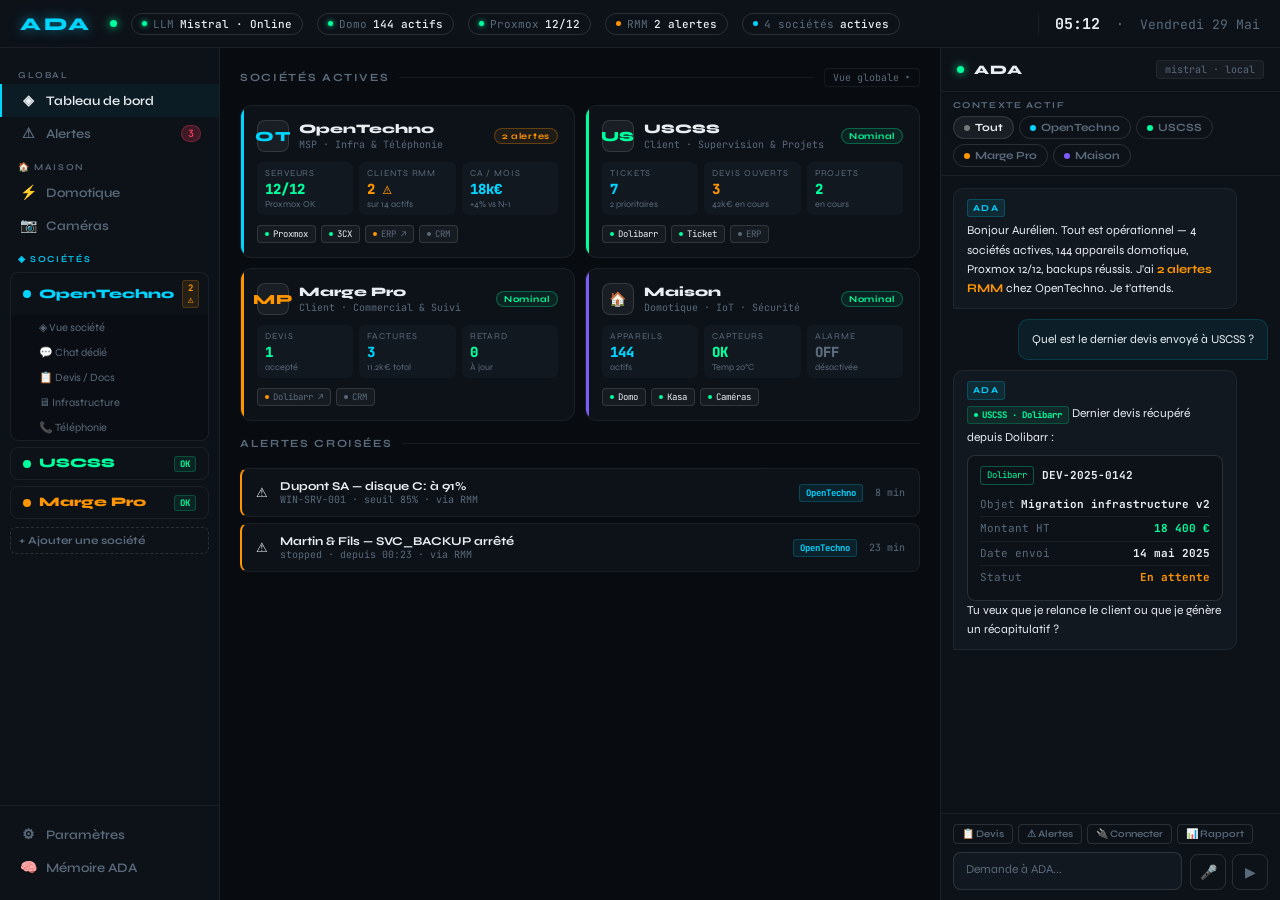
<file: ada-dashboard-societe(1).html>
<!DOCTYPE html>
<html lang="fr">
<head>
<meta charset="UTF-8">
<meta name="viewport" content="width=device-width, initial-scale=1.0">
<title>ADA — Dashboard + Module Société</title>
<link rel="preconnect" href="https://fonts.googleapis.com">
<link href="https://fonts.googleapis.com/css2?family=Syne:wght@400;600;700;800&family=JetBrains+Mono:wght@300;400;500&display=swap" rel="stylesheet">
<style>
:root {
  --bg: #080c10;
  --surface: #0d1219;
  --surface2: #111820;
  --surface3: #161e28;
  --border: rgba(255,255,255,0.06);
  --border-bright: rgba(255,255,255,0.12);
  --text: #e8edf2;
  --muted: #5a6a7a;
  --accent: #00d4ff;
  --accent2: #00ff9d;
  --warn: #ff9500;
  --danger: #ff3b5c;
  --glow: 0 0 20px rgba(0,212,255,0.15);
  /* Couleurs sociétés */
  --c-home:   #7c5cfc;
  --c-opent:  #00d4ff;
  --c-uscss:  #00ff9d;
  --c-margep: #ff9500;
}

* { margin: 0; padding: 0; box-sizing: border-box; }

body {
  font-family: 'Syne', sans-serif;
  background: var(--bg);
  color: var(--text);
  height: 100vh;
  overflow: hidden;
  display: grid;
  grid-template-rows: 48px 1fr;
  grid-template-columns: 220px 1fr 340px;
}

/* ── TOPBAR ── */
#topbar {
  grid-column: 1 / -1;
  background: var(--surface);
  border-bottom: 1px solid var(--border);
  display: flex;
  align-items: center;
  padding: 0 20px;
  gap: 14px;
}
.logo {
  font-size: 18px; font-weight: 800;
  letter-spacing: 0.15em; color: var(--accent);
  text-shadow: 0 0 12px rgba(0,212,255,0.5);
  margin-right: 4px;
}
.pulse-dot {
  width: 7px; height: 7px; border-radius: 50%;
  background: var(--accent2); box-shadow: 0 0 8px var(--accent2);
  animation: pulse 2s infinite;
}
@keyframes pulse { 0%,100%{opacity:1;transform:scale(1)} 50%{opacity:.5;transform:scale(0.7)} }

.stat-pill {
  font-family: 'JetBrains Mono', monospace; font-size: 11px;
  padding: 3px 10px; border-radius: 20px;
  border: 1px solid var(--border-bright); color: var(--muted);
  display: flex; align-items: center; gap: 6px;
}
.stat-pill span { color: var(--text); font-weight: 500; }
.stat-pill .dot { width: 5px; height: 5px; border-radius: 50%; }
.dot-green { background: var(--accent2); box-shadow: 0 0 5px var(--accent2); }
.dot-orange { background: var(--warn); }
.dot-red { background: var(--danger); }
.dot-blue { background: var(--accent); }

.topbar-sep { flex: 1; }

#time-block {
  font-family: 'JetBrains Mono', monospace; font-size: 13px;
  color: var(--muted); border-left: 1px solid var(--border);
  padding-left: 16px; margin-left: 4px;
}
#time-block strong { color: var(--text); font-size: 15px; }

/* ── SIDEBAR ── */
#sidebar {
  background: var(--surface); border-right: 1px solid var(--border);
  padding: 16px 0; overflow-y: auto;
  display: flex; flex-direction: column;
}
.nav-group { margin-bottom: 6px; }
.nav-group-label {
  font-size: 9px; letter-spacing: 0.18em; color: var(--muted);
  padding: 6px 18px 4px; text-transform: uppercase; font-weight: 600;
}
.nav-item {
  display: flex; align-items: center; gap: 10px;
  padding: 8px 18px; font-size: 13px; font-weight: 600;
  cursor: pointer; border-left: 2px solid transparent;
  transition: all .15s; color: var(--muted);
}
.nav-item:hover { color: var(--text); background: rgba(255,255,255,0.03); }
.nav-item.active { color: var(--text); border-left-color: var(--accent); background: rgba(0,212,255,0.05); }
.nav-icon { font-size: 14px; width: 16px; text-align: center; }
.nav-badge {
  margin-left: auto; font-size: 10px;
  font-family: 'JetBrains Mono', monospace;
  background: rgba(255,60,92,0.2); color: var(--danger);
  border: 1px solid rgba(255,60,92,0.3); border-radius: 10px; padding: 1px 6px;
}
.nav-badge.ok { background: rgba(0,255,157,0.1); color: var(--accent2); border-color: rgba(0,255,157,0.2); }
.nav-badge.warn { background: rgba(255,149,0,0.15); color: var(--warn); border-color: rgba(255,149,0,0.25); }
.company-dot { width: 6px; height: 6px; border-radius: 50%; flex-shrink: 0; margin-left: auto; }

/* Sociétés dans la nav */
.nav-company-group {
  margin: 4px 10px;
  border-radius: 8px;
  overflow: hidden;
  border: 1px solid var(--border);
}
.nav-company-header {
  display: flex; align-items: center; gap: 8px;
  padding: 7px 12px; cursor: pointer;
  font-size: 12px; font-weight: 700;
  transition: background .12s;
}
.nav-company-header:hover { background: rgba(255,255,255,0.03); }
.nav-company-header .co-dot {
  width: 8px; height: 8px; border-radius: 50%; flex-shrink: 0;
}
.nav-company-header .co-name { flex: 1; }
.nav-company-header .co-badge {
  font-size: 9px; font-family: 'JetBrains Mono', monospace;
  padding: 1px 5px; border-radius: 3px; font-weight: 700;
}
.nav-company-items { display: none; background: rgba(0,0,0,0.2); }
.nav-company-items.open { display: block; }
.nav-company-item {
  display: flex; align-items: center; gap: 8px;
  padding: 6px 12px 6px 28px;
  font-size: 11px; color: var(--muted); cursor: pointer;
  transition: color .12s;
}
.nav-company-item:hover { color: var(--text); }

.sidebar-bottom {
  margin-top: auto; border-top: 1px solid var(--border); padding-top: 12px;
}

/* ── MAIN ── */
#main { overflow-y: auto; padding: 20px; display: flex; flex-direction: column; gap: 16px; }

.section-header { display: flex; align-items: center; gap: 10px; margin-bottom: 2px; }
.section-title {
  font-size: 11px; text-transform: uppercase;
  letter-spacing: 0.15em; color: var(--muted); font-weight: 700;
}
.section-line { flex: 1; height: 1px; background: var(--border); }
.section-action {
  font-size: 10px; color: var(--muted); cursor: pointer;
  padding: 2px 8px; border-radius: 4px; border: 1px solid var(--border);
  font-family: 'JetBrains Mono', monospace; transition: all .12s;
}
.section-action:hover { color: var(--accent); border-color: var(--accent); }

/* ── COMPANIES OVERVIEW GRID ── */
.companies-grid {
  display: grid;
  grid-template-columns: repeat(2, 1fr);
  gap: 10px;
}

.company-card {
  background: var(--surface);
  border: 1px solid var(--border);
  border-radius: 12px;
  padding: 14px 16px;
  cursor: pointer;
  transition: border-color .15s, box-shadow .15s, transform .15s;
  position: relative; overflow: hidden;
}
.company-card::before {
  content: '';
  position: absolute; top: 0; left: 0; bottom: 0;
  width: 3px; border-radius: 12px 0 0 12px;
  background: var(--co-color, var(--accent));
}
.company-card:hover {
  border-color: var(--co-color, var(--accent));
  box-shadow: 0 0 20px rgba(0,0,0,0.3);
  transform: translateY(-1px);
}
.company-card.active-company {
  border-color: var(--co-color, var(--accent));
  background: var(--surface2);
}

.co-header { display: flex; align-items: center; gap: 10px; margin-bottom: 10px; }
.co-logo {
  width: 32px; height: 32px; border-radius: 8px;
  display: flex; align-items: center; justify-content: center;
  font-size: 14px; font-weight: 800; flex-shrink: 0;
  background: rgba(255,255,255,0.05);
  border: 1px solid var(--border-bright);
  color: var(--co-color, var(--accent));
  letter-spacing: 0.05em;
}
.co-info { flex: 1; min-width: 0; }
.co-name { font-size: 13px; font-weight: 800; margin-bottom: 1px; }
.co-type { font-size: 10px; color: var(--muted); font-family: 'JetBrains Mono', monospace; }
.co-status {
  font-size: 9px; padding: 2px 7px; border-radius: 10px;
  font-weight: 700; letter-spacing: 0.08em;
  border: 1px solid; flex-shrink: 0;
}
.co-status.online { color: var(--accent2); border-color: rgba(0,255,157,0.3); background: rgba(0,255,157,0.08); }
.co-status.warn { color: var(--warn); border-color: rgba(255,149,0,0.3); background: rgba(255,149,0,0.08); }

.co-metrics { display: grid; grid-template-columns: repeat(3, 1fr); gap: 6px; margin-bottom: 10px; }
.co-metric {
  background: var(--surface2);
  border-radius: 6px; padding: 6px 8px;
}
.co-metric-label { font-size: 9px; color: var(--muted); text-transform: uppercase; letter-spacing: 0.1em; margin-bottom: 2px; }
.co-metric-value { font-size: 14px; font-weight: 800; font-family: 'JetBrains Mono', monospace; }
.co-metric-sub { font-size: 9px; color: var(--muted); margin-top: 1px; }

.co-connectors { display: flex; gap: 5px; flex-wrap: wrap; }
.co-connector {
  font-size: 9px; padding: 2px 7px; border-radius: 4px;
  background: rgba(255,255,255,0.04); border: 1px solid var(--border-bright);
  color: var(--muted); font-family: 'JetBrains Mono', monospace;
  display: flex; align-items: center; gap: 4px;
}
.co-connector .conn-dot { width: 4px; height: 4px; border-radius: 50%; }
.co-connector.connected .conn-dot { background: var(--accent2); }
.co-connector.pending .conn-dot { background: var(--warn); }
.co-connector.offline .conn-dot { background: var(--muted); }
.co-connector.connected { color: var(--text); }

/* ── COMPANY DETAIL VIEW (slide in) ── */
#company-detail {
  display: none;
  flex-direction: column;
  gap: 16px;
  animation: slideIn .2s ease;
}
@keyframes slideIn { from { opacity:0; transform: translateX(8px); } to { opacity:1; transform: none; } }
#company-detail.visible { display: flex; }

.detail-header {
  display: flex; align-items: center; gap: 12px;
  padding: 14px 16px;
  background: var(--surface);
  border: 1px solid var(--border);
  border-radius: 12px;
}
.detail-back {
  font-size: 11px; color: var(--muted); cursor: pointer;
  padding: 4px 10px; border-radius: 5px; border: 1px solid var(--border-bright);
  font-family: 'JetBrains Mono', monospace; transition: all .12s;
}
.detail-back:hover { color: var(--text); border-color: var(--border-bright); }
.detail-co-logo {
  width: 40px; height: 40px; border-radius: 10px;
  display: flex; align-items: center; justify-content: center;
  font-size: 16px; font-weight: 800;
  border: 1px solid var(--border-bright);
  background: rgba(255,255,255,0.05);
}
.detail-co-name { font-size: 18px; font-weight: 800; }
.detail-co-sub { font-size: 11px; color: var(--muted); font-family: 'JetBrains Mono', monospace; }

.detail-connector-bar {
  display: flex; gap: 6px; margin-left: auto; align-items: center;
}
.connector-pill {
  display: flex; align-items: center; gap: 6px;
  padding: 5px 12px; border-radius: 20px;
  border: 1px solid var(--border-bright);
  font-size: 11px; font-family: 'JetBrains Mono', monospace;
  cursor: pointer; transition: all .12s; color: var(--muted);
}
.connector-pill:hover { border-color: var(--accent); color: var(--text); }
.connector-pill.connected { color: var(--accent2); border-color: rgba(0,255,157,0.3); background: rgba(0,255,157,0.05); }
.connector-pill .cp-dot { width: 5px; height: 5px; border-radius: 50%; }
.connector-pill.connected .cp-dot { background: var(--accent2); box-shadow: 0 0 5px var(--accent2); }
.connector-pill .cp-dot-off { background: var(--muted); }

/* Detail KPIs */
.detail-kpi-grid {
  display: grid; grid-template-columns: repeat(4, 1fr); gap: 8px;
}
.detail-kpi {
  background: var(--surface); border: 1px solid var(--border);
  border-radius: 10px; padding: 12px 14px;
  position: relative; overflow: hidden;
}
.detail-kpi::before {
  content: ''; position: absolute; top: 0; left: 0; right: 0; height: 2px;
  background: var(--co-color, var(--accent)); opacity: 0.7;
}
.dk-label { font-size: 9px; text-transform: uppercase; letter-spacing: 0.12em; color: var(--muted); margin-bottom: 6px; font-weight: 700; }
.dk-value { font-size: 22px; font-weight: 800; line-height: 1; margin-bottom: 3px; }
.dk-sub { font-size: 10px; color: var(--muted); font-family: 'JetBrains Mono', monospace; }
.v-green { color: var(--accent2); }
.v-blue { color: var(--accent); }
.v-warn { color: var(--warn); }
.v-red { color: var(--danger); }

/* Timeline events */
.timeline { display: flex; flex-direction: column; gap: 0; }
.tl-item {
  display: flex; gap: 12px; padding: 10px 0;
  border-bottom: 1px solid var(--border);
}
.tl-item:last-child { border-bottom: none; }
.tl-left { display: flex; flex-direction: column; align-items: center; gap: 4px; flex-shrink: 0; width: 32px; }
.tl-dot { width: 8px; height: 8px; border-radius: 50%; margin-top: 3px; flex-shrink: 0; }
.tl-line { width: 1px; flex: 1; background: var(--border); }
.tl-body { flex: 1; min-width: 0; }
.tl-title { font-size: 12px; font-weight: 700; margin-bottom: 2px; }
.tl-desc { font-size: 11px; color: var(--muted); font-family: 'JetBrains Mono', monospace; margin-bottom: 4px; }
.tl-meta { display: flex; align-items: center; gap: 8px; }
.tl-tag {
  font-size: 9px; padding: 1px 6px; border-radius: 3px;
  font-weight: 700; letter-spacing: 0.06em;
}
.tl-time { font-size: 10px; color: var(--muted); font-family: 'JetBrains Mono', monospace; margin-left: auto; }

/* Devis/docs list */
.docs-list { display: flex; flex-direction: column; gap: 6px; }
.doc-item {
  background: var(--surface); border: 1px solid var(--border);
  border-radius: 8px; padding: 10px 14px;
  display: flex; align-items: center; gap: 12px;
  cursor: pointer; transition: border-color .12s;
}
.doc-item:hover { border-color: var(--border-bright); }
.doc-icon { font-size: 16px; flex-shrink: 0; }
.doc-info { flex: 1; min-width: 0; }
.doc-name { font-size: 12px; font-weight: 700; margin-bottom: 2px; }
.doc-meta { font-size: 10px; color: var(--muted); font-family: 'JetBrains Mono', monospace; }
.doc-status {
  font-size: 10px; padding: 2px 8px; border-radius: 4px;
  font-weight: 700; flex-shrink: 0;
}
.doc-status.sent { color: var(--accent); background: rgba(0,212,255,0.08); border: 1px solid rgba(0,212,255,0.2); }
.doc-status.accepted { color: var(--accent2); background: rgba(0,255,157,0.08); border: 1px solid rgba(0,255,157,0.2); }
.doc-status.pending { color: var(--warn); background: rgba(255,149,0,0.08); border: 1px solid rgba(255,149,0,0.2); }
.doc-source {
  font-size: 9px; color: var(--muted); font-family: 'JetBrains Mono', monospace;
  padding: 1px 5px; border-radius: 3px; border: 1px solid var(--border);
}

/* ── CHAT PANEL ── */
#chat-panel {
  background: var(--surface); border-left: 1px solid var(--border);
  display: flex; flex-direction: column;
}
.chat-header {
  padding: 12px 16px; border-bottom: 1px solid var(--border);
  display: flex; align-items: center; gap: 10px;
}
.chat-header-title { font-size: 13px; font-weight: 800; letter-spacing: 0.08em; }
.chat-model {
  margin-left: auto; font-size: 10px;
  font-family: 'JetBrains Mono', monospace; color: var(--muted);
  background: rgba(255,255,255,0.04); border: 1px solid var(--border);
  padding: 2px 8px; border-radius: 4px;
}

/* Sélecteur de société dans le chat */
.chat-ctx-bar {
  padding: 8px 12px; border-bottom: 1px solid var(--border);
  display: flex; flex-direction: column; gap: 6px;
}
.ctx-label { font-size: 9px; text-transform: uppercase; letter-spacing: 0.15em; color: var(--muted); font-weight: 700; }
.ctx-companies { display: flex; gap: 5px; flex-wrap: wrap; }
.ctx-co-btn {
  display: flex; align-items: center; gap: 5px;
  padding: 4px 10px; border-radius: 20px;
  border: 1px solid var(--border-bright);
  background: transparent; color: var(--muted);
  font-family: 'Syne', sans-serif; font-size: 11px; font-weight: 700;
  cursor: pointer; transition: all .12s;
}
.ctx-co-btn .cb-dot { width: 6px; height: 6px; border-radius: 50%; }
.ctx-co-btn:hover { color: var(--text); border-color: rgba(255,255,255,0.2); }
.ctx-co-btn.active {
  border-color: var(--co-color);
  color: var(--co-color);
  background: rgba(255,255,255,0.04);
  box-shadow: 0 0 10px rgba(0,0,0,0.3);
}
.ctx-co-btn.all-ctx { background: rgba(255,255,255,0.05); }
.ctx-co-btn.all-ctx.active { border-color: var(--border-bright); color: var(--text); }

/* Indicateur de contexte actif dans le chat */
.active-ctx-indicator {
  display: none; align-items: center; gap: 6px;
  padding: 5px 10px;
  background: rgba(0,0,0,0.2);
  border-radius: 6px;
  font-size: 10px; font-family: 'JetBrains Mono', monospace; color: var(--muted);
}
.active-ctx-indicator.visible { display: flex; }
.ctx-ind-dot { width: 5px; height: 5px; border-radius: 50%; }
.ctx-ind-connector {
  margin-left: auto; font-size: 9px; padding: 1px 6px;
  border-radius: 3px; border: 1px solid var(--border);
  color: var(--muted); cursor: pointer; transition: all .12s;
}
.ctx-ind-connector:hover { color: var(--accent); border-color: var(--accent); }
.ctx-ind-connector.live { color: var(--accent2); border-color: rgba(0,255,157,0.3); }

#chat-messages {
  flex: 1; overflow-y: auto; padding: 12px;
  display: flex; flex-direction: column; gap: 10px;
}
.msg { max-width: 90%; font-size: 12px; line-height: 1.6; padding: 10px 13px; border-radius: 10px; animation: fadein .2s ease; }
@keyframes fadein { from { opacity:0; transform: translateY(4px); } to { opacity:1; transform:none; } }
.msg-ada {
  background: var(--surface2); border: 1px solid var(--border);
  border-radius: 10px 10px 10px 2px; align-self: flex-start;
}
.msg-ada .msg-name {
  font-size: 10px; color: var(--accent); font-weight: 700;
  letter-spacing: 0.1em; margin-bottom: 4px;
  display: flex; align-items: center; gap: 6px;
}
.msg-ada .msg-name::after {
  content: 'ADA'; font-size: 9px;
  background: rgba(0,212,255,0.1); border: 1px solid rgba(0,212,255,0.2);
  padding: 1px 5px; border-radius: 3px; letter-spacing: 0.15em;
}
.msg-ctx-badge {
  display: inline-flex; align-items: center; gap: 4px;
  font-size: 9px; padding: 1px 6px; border-radius: 3px;
  font-family: 'JetBrains Mono', monospace; font-weight: 700;
  margin-bottom: 4px;
}
.msg-user {
  background: rgba(0,212,255,0.07); border: 1px solid rgba(0,212,255,0.15);
  border-radius: 10px 10px 2px 10px; align-self: flex-end;
}
.msg-data-card {
  background: var(--surface); border: 1px solid var(--border-bright);
  border-radius: 8px; padding: 10px 12px; margin-top: 8px;
  font-family: 'JetBrains Mono', monospace; font-size: 11px;
}
.mdc-header { display: flex; align-items: center; gap: 8px; margin-bottom: 8px; }
.mdc-source { font-size: 9px; padding: 1px 6px; border-radius: 3px; border: 1px solid; }
.mdc-title { font-size: 11px; font-weight: 700; }
.mdc-row { display: flex; justify-content: space-between; padding: 3px 0; border-bottom: 1px solid var(--border); color: var(--muted); }
.mdc-row:last-child { border-bottom: none; }
.mdc-row span { color: var(--text); font-weight: 700; }
.msg-action-card {
  background: var(--surface2); border: 1px solid var(--border-bright);
  border-radius: 8px; padding: 8px 10px; margin-top: 6px;
  font-size: 11px; font-family: 'JetBrains Mono', monospace;
}
.msg-action-card .action-label { color: var(--muted); font-size: 10px; margin-bottom: 4px; }
.action-btns { display: flex; gap: 6px; margin-top: 8px; }
.action-btn {
  padding: 4px 10px; border-radius: 5px; border: 1px solid var(--border-bright);
  background: transparent; color: var(--text);
  font-family: 'Syne', sans-serif; font-size: 11px; font-weight: 700; cursor: pointer; transition: all .12s;
}
.action-btn.confirm { border-color: var(--accent2); color: var(--accent2); }
.action-btn.confirm:hover { background: rgba(0,255,157,0.1); }
.action-btn.cancel { border-color: var(--danger); color: var(--danger); }

.typing-indicator { display: none; align-self: flex-start; background: var(--surface2); border: 1px solid var(--border); border-radius: 10px; padding: 10px 14px; }
.typing-indicator.visible { display: flex; gap: 4px; align-items: center; }
.typing-dot { width: 5px; height: 5px; border-radius: 50%; background: var(--muted); animation: typing 1.2s infinite; }
.typing-dot:nth-child(2) { animation-delay: .2s; }
.typing-dot:nth-child(3) { animation-delay: .4s; }
@keyframes typing { 0%,60%,100%{transform:none;opacity:.4} 30%{transform:translateY(-3px);opacity:1} }

.chat-input-area { padding: 10px 12px; border-top: 1px solid var(--border); display: flex; flex-direction: column; gap: 8px; }
.quick-prompts { display: flex; gap: 5px; flex-wrap: wrap; }
.qp {
  font-size: 10px; font-weight: 600; padding: 3px 8px; border-radius: 4px;
  border: 1px solid var(--border-bright); background: transparent; color: var(--muted);
  cursor: pointer; transition: all .12s; font-family: 'Syne', sans-serif;
}
.qp:hover { color: var(--text); border-color: var(--accent); }
.input-row { display: flex; gap: 8px; align-items: flex-end; }
#chat-input {
  flex: 1; background: var(--surface2); border: 1px solid var(--border-bright);
  border-radius: 8px; color: var(--text); font-family: 'Syne', sans-serif;
  font-size: 12px; padding: 9px 12px; resize: none; outline: none;
  min-height: 38px; max-height: 100px; transition: border-color .15s;
}
#chat-input:focus { border-color: var(--accent); }
#chat-input::placeholder { color: var(--muted); }
.input-btns { display: flex; gap: 6px; }
.mic-btn, .send-btn {
  width: 36px; height: 36px; border-radius: 8px;
  border: 1px solid var(--border-bright); background: transparent;
  color: var(--muted); cursor: pointer; font-size: 14px; transition: all .15s;
  display: flex; align-items: center; justify-content: center;
}
.mic-btn:hover { color: var(--warn); border-color: var(--warn); }
.send-btn:hover { color: var(--accent); border-color: var(--accent); background: rgba(0,212,255,0.08); }

/* ── TABS ── */
#main > div[id^="tab-"] { display: none; flex-direction: column; gap: 16px; }
#main > div[id^="tab-"].active { display: flex; }

::-webkit-scrollbar { width: 4px; }
::-webkit-scrollbar-track { background: transparent; }
::-webkit-scrollbar-thumb { background: var(--border-bright); border-radius: 2px; }
</style>
</head>
<body>

<!-- TOPBAR -->
<header id="topbar">
  <div class="logo">ADA</div>
  <div class="pulse-dot"></div>
  <div class="stat-pill"><div class="dot dot-green"></div>LLM <span>Mistral · Online</span></div>
  <div class="stat-pill"><div class="dot dot-green"></div>Domo <span>144 actifs</span></div>
  <div class="stat-pill"><div class="dot dot-green"></div>Proxmox <span>12/12</span></div>
  <div class="stat-pill"><div class="dot dot-orange"></div>RMM <span>2 alertes</span></div>
  <div class="stat-pill"><div class="dot dot-blue"></div>4 sociétés <span>actives</span></div>
  <div class="topbar-sep"></div>
  <div id="time-block"><strong id="clock">--:--</strong> &nbsp;·&nbsp; <span id="datestr">Vendredi 29 Mai</span></div>
</header>

<!-- SIDEBAR -->
<nav id="sidebar">
  <div class="nav-group">
    <div class="nav-group-label">Global</div>
    <div class="nav-item active" onclick="showTab('dashboard',this)"><span class="nav-icon">◈</span> Tableau de bord</div>
    <div class="nav-item" onclick="showTab('alerts',this)"><span class="nav-icon">⚠</span> Alertes <span class="nav-badge">3</span></div>
  </div>

  <div class="nav-group">
    <div class="nav-group-label">🏠 Maison</div>
    <div class="nav-item" onclick="showTab('domotique',this)"><span class="nav-icon">⚡</span> Domotique</div>
    <div class="nav-item"><span class="nav-icon">📷</span> Caméras</div>
  </div>

  <!-- MODULE SOCIÉTÉS -->
  <div class="nav-group">
    <div class="nav-group-label" style="color:var(--accent)">◈ Sociétés</div>

    <div class="nav-company-group" style="--co-color:var(--c-opent)">
      <div class="nav-company-header" onclick="toggleCompanyNav(this)">
        <div class="co-dot" style="background:var(--c-opent)"></div>
        <span class="co-name" style="color:var(--c-opent)">OpenTechno</span>
        <span class="co-badge" style="color:var(--warn);background:rgba(255,149,0,0.1);border:1px solid rgba(255,149,0,0.2)">2 ⚠</span>
      </div>
      <div class="nav-company-items open">
        <div class="nav-company-item" onclick="openCompany('opent')">◈ Vue société</div>
        <div class="nav-company-item">💬 Chat dédié</div>
        <div class="nav-company-item">📋 Devis / Docs</div>
        <div class="nav-company-item">🖥 Infrastructure</div>
        <div class="nav-company-item">📞 Téléphonie</div>
      </div>
    </div>

    <div class="nav-company-group" style="margin-top:6px;--co-color:var(--c-uscss)">
      <div class="nav-company-header" onclick="toggleCompanyNav(this)">
        <div class="co-dot" style="background:var(--c-uscss)"></div>
        <span class="co-name" style="color:var(--c-uscss)">USCSS</span>
        <span class="co-badge" style="color:var(--accent2);background:rgba(0,255,157,0.08);border:1px solid rgba(0,255,157,0.2)">OK</span>
      </div>
      <div class="nav-company-items">
        <div class="nav-company-item" onclick="openCompany('uscss')">◈ Vue société</div>
        <div class="nav-company-item">💬 Chat dédié</div>
        <div class="nav-company-item">📊 Supervision</div>
        <div class="nav-company-item">📋 Projets</div>
      </div>
    </div>

    <div class="nav-company-group" style="margin-top:6px;--co-color:var(--c-margep)">
      <div class="nav-company-header" onclick="toggleCompanyNav(this)">
        <div class="co-dot" style="background:var(--c-margep)"></div>
        <span class="co-name" style="color:var(--c-margep)">Marge Pro</span>
        <span class="co-badge" style="color:var(--accent2);background:rgba(0,255,157,0.08);border:1px solid rgba(0,255,157,0.2)">OK</span>
      </div>
      <div class="nav-company-items">
        <div class="nav-company-item" onclick="openCompany('margep')">◈ Vue société</div>
        <div class="nav-company-item">💬 Chat dédié</div>
        <div class="nav-company-item">💼 Suivi</div>
        <div class="nav-company-item">📈 Reporting</div>
      </div>
    </div>

    <div style="margin-top:8px;padding:0 10px">
      <div style="display:flex;align-items:center;justify-content:space-between;padding:6px 8px;border-radius:6px;border:1px dashed var(--border-bright);cursor:pointer;color:var(--muted);font-size:11px;font-weight:700;transition:all .12s" onmouseover="this.style.color='var(--accent)'" onmouseout="this.style.color='var(--muted)'">
        <span>+ Ajouter une société</span>
      </div>
    </div>
  </div>

  <div class="sidebar-bottom">
    <div class="nav-item"><span class="nav-icon">⚙</span> Paramètres</div>
    <div class="nav-item"><span class="nav-icon">🧠</span> Mémoire ADA</div>
  </div>
</nav>

<!-- MAIN -->
<main id="main">

  <!-- TAB: DASHBOARD GLOBAL -->
  <div id="tab-dashboard" class="active">

    <div class="section-header">
      <div class="section-title">Sociétés actives</div>
      <div class="section-line"></div>
      <div class="section-action" onclick="openCompany('all')">Vue globale ▸</div>
    </div>

    <div class="companies-grid">

      <!-- OpenTechno -->
      <div class="company-card" style="--co-color:var(--c-opent)" onclick="openCompany('opent')">
        <div class="co-header">
          <div class="co-logo" style="color:var(--c-opent)">OT</div>
          <div class="co-info">
            <div class="co-name">OpenTechno</div>
            <div class="co-type">MSP · Infra & Téléphonie</div>
          </div>
          <div class="co-status warn">2 alertes</div>
        </div>
        <div class="co-metrics">
          <div class="co-metric">
            <div class="co-metric-label">Serveurs</div>
            <div class="co-metric-value" style="color:var(--accent2)">12/12</div>
            <div class="co-metric-sub">Proxmox OK</div>
          </div>
          <div class="co-metric">
            <div class="co-metric-label">Clients RMM</div>
            <div class="co-metric-value" style="color:var(--warn)">2 ⚠</div>
            <div class="co-metric-sub">sur 14 actifs</div>
          </div>
          <div class="co-metric">
            <div class="co-metric-label">CA / mois</div>
            <div class="co-metric-value" style="color:var(--accent)">18k€</div>
            <div class="co-metric-sub">+4% vs N-1</div>
          </div>
        </div>
        <div class="co-connectors">
          <div class="co-connector connected"><div class="conn-dot"></div>Proxmox</div>
          <div class="co-connector connected"><div class="conn-dot"></div>3CX</div>
          <div class="co-connector pending"><div class="conn-dot" style="background:var(--warn)"></div>ERP ↗</div>
          <div class="co-connector offline"><div class="conn-dot"></div>CRM</div>
        </div>
      </div>

      <!-- USCSS -->
      <div class="company-card" style="--co-color:var(--c-uscss)" onclick="openCompany('uscss')">
        <div class="co-header">
          <div class="co-logo" style="color:var(--c-uscss)">US</div>
          <div class="co-info">
            <div class="co-name">USCSS</div>
            <div class="co-type">Client · Supervision & Projets</div>
          </div>
          <div class="co-status online">Nominal</div>
        </div>
        <div class="co-metrics">
          <div class="co-metric">
            <div class="co-metric-label">Tickets</div>
            <div class="co-metric-value" style="color:var(--accent)">7</div>
            <div class="co-metric-sub">2 prioritaires</div>
          </div>
          <div class="co-metric">
            <div class="co-metric-label">Devis ouverts</div>
            <div class="co-metric-value" style="color:var(--warn)">3</div>
            <div class="co-metric-sub">42k€ en cours</div>
          </div>
          <div class="co-metric">
            <div class="co-metric-label">Projets</div>
            <div class="co-metric-value" style="color:var(--accent2)">2</div>
            <div class="co-metric-sub">en cours</div>
          </div>
        </div>
        <div class="co-connectors">
          <div class="co-connector connected"><div class="conn-dot"></div>Dolibarr</div>
          <div class="co-connector connected"><div class="conn-dot"></div>Ticket</div>
          <div class="co-connector offline"><div class="conn-dot"></div>ERP</div>
        </div>
      </div>

      <!-- Marge Pro -->
      <div class="company-card" style="--co-color:var(--c-margep)" onclick="openCompany('margep')">
        <div class="co-header">
          <div class="co-logo" style="color:var(--c-margep)">MP</div>
          <div class="co-info">
            <div class="co-name">Marge Pro</div>
            <div class="co-type">Client · Commercial & Suivi</div>
          </div>
          <div class="co-status online">Nominal</div>
        </div>
        <div class="co-metrics">
          <div class="co-metric">
            <div class="co-metric-label">Devis</div>
            <div class="co-metric-value" style="color:var(--accent2)">1</div>
            <div class="co-metric-sub">accepté</div>
          </div>
          <div class="co-metric">
            <div class="co-metric-label">Factures</div>
            <div class="co-metric-value" style="color:var(--accent)">3</div>
            <div class="co-metric-sub">11.2k€ total</div>
          </div>
          <div class="co-metric">
            <div class="co-metric-label">Retard</div>
            <div class="co-metric-value" style="color:var(--accent2)">0</div>
            <div class="co-metric-sub">À jour</div>
          </div>
        </div>
        <div class="co-connectors">
          <div class="co-connector pending"><div class="conn-dot" style="background:var(--warn)"></div>Dolibarr ↗</div>
          <div class="co-connector offline"><div class="conn-dot"></div>CRM</div>
        </div>
      </div>

      <!-- Maison -->
      <div class="company-card" style="--co-color:var(--c-home)" onclick="showTab('domotique', null)">
        <div class="co-header">
          <div class="co-logo" style="color:var(--c-home)">🏠</div>
          <div class="co-info">
            <div class="co-name">Maison</div>
            <div class="co-type">Domotique · IoT · Sécurité</div>
          </div>
          <div class="co-status online">Nominal</div>
        </div>
        <div class="co-metrics">
          <div class="co-metric">
            <div class="co-metric-label">Appareils</div>
            <div class="co-metric-value" style="color:var(--accent)">144</div>
            <div class="co-metric-sub">actifs</div>
          </div>
          <div class="co-metric">
            <div class="co-metric-label">Capteurs</div>
            <div class="co-metric-value" style="color:var(--accent2)">OK</div>
            <div class="co-metric-sub">Temp 20°C</div>
          </div>
          <div class="co-metric">
            <div class="co-metric-label">Alarme</div>
            <div class="co-metric-value" style="color:var(--muted)">OFF</div>
            <div class="co-metric-sub">désactivée</div>
          </div>
        </div>
        <div class="co-connectors">
          <div class="co-connector connected"><div class="conn-dot"></div>Domo</div>
          <div class="co-connector connected"><div class="conn-dot"></div>Kasa</div>
          <div class="co-connector connected"><div class="conn-dot"></div>Caméras</div>
        </div>
      </div>
    </div>

    <!-- Flux alertes cross-sociétés -->
    <div class="section-header">
      <div class="section-title">Alertes croisées</div>
      <div class="section-line"></div>
    </div>
    <div style="display:flex;flex-direction:column;gap:6px">
      <div style="background:var(--surface);border:1px solid var(--border);border-left:2px solid var(--warn);border-radius:8px;padding:10px 14px;display:flex;align-items:center;gap:12px;cursor:pointer" onclick="focusCompany('opent','Détaille l\'alerte RMM Dupont SA')">
        <span style="font-size:13px">⚠</span>
        <div style="flex:1">
          <div style="font-size:12px;font-weight:700">Dupont SA — disque C: à 91%</div>
          <div style="font-size:10px;color:var(--muted);font-family:'JetBrains Mono',monospace">WIN-SRV-001 · seuil 85% · via RMM</div>
        </div>
        <span style="font-size:9px;padding:2px 6px;border-radius:3px;background:rgba(0,212,255,0.08);color:var(--c-opent);border:1px solid rgba(0,212,255,0.2);font-weight:700;font-family:'JetBrains Mono',monospace">OpenTechno</span>
        <span style="font-size:10px;color:var(--muted);font-family:'JetBrains Mono',monospace">8 min</span>
      </div>
      <div style="background:var(--surface);border:1px solid var(--border);border-left:2px solid var(--warn);border-radius:8px;padding:10px 14px;display:flex;align-items:center;gap:12px;cursor:pointer" onclick="focusCompany('opent','Que faire pour l\'alerte SVC_BACKUP Martin & Fils ?')">
        <span style="font-size:13px">⚠</span>
        <div style="flex:1">
          <div style="font-size:12px;font-weight:700">Martin & Fils — SVC_BACKUP arrêté</div>
          <div style="font-size:10px;color:var(--muted);font-family:'JetBrains Mono',monospace">stopped · depuis 00:23 · via RMM</div>
        </div>
        <span style="font-size:9px;padding:2px 6px;border-radius:3px;background:rgba(0,212,255,0.08);color:var(--c-opent);border:1px solid rgba(0,212,255,0.2);font-weight:700;font-family:'JetBrains Mono',monospace">OpenTechno</span>
        <span style="font-size:10px;color:var(--muted);font-family:'JetBrains Mono',monospace">23 min</span>
      </div>
    </div>
  </div>

  <!-- TAB: VUE SOCIÉTÉ DÉTAIL -->
  <div id="tab-company" style="gap:16px">

    <!-- Header société -->
    <div class="detail-header" id="detail-header">
      <div class="detail-back" onclick="showTab('dashboard',null)">← Retour</div>
      <div class="detail-co-logo" id="detail-logo" style="color:var(--c-opent)">OT</div>
      <div>
        <div class="detail-co-name" id="detail-name">OpenTechno</div>
        <div class="detail-co-sub" id="detail-sub">MSP · Infrastructure & Téléphonie · Proxmox · 3CX</div>
      </div>
      <div class="detail-connector-bar">
        <div class="connector-pill connected" title="Proxmox connecté"><div class="cp-dot"></div>Proxmox</div>
        <div class="connector-pill connected" title="3CX connecté"><div class="cp-dot"></div>3CX</div>
        <div class="connector-pill" title="Dolibarr non configuré" onclick="injectPrompt('Connecter Dolibarr pour OpenTechno')"><div class="cp-dot cp-dot-off"></div>+ ERP</div>
      </div>
    </div>

    <!-- KPIs société -->
    <div class="detail-kpi-grid" id="detail-kpis"></div>

    <!-- Timeline + Docs côte à côte -->
    <div style="display:grid;grid-template-columns:1fr 1fr;gap:12px">
      <div>
        <div class="section-header" style="margin-bottom:8px">
          <div class="section-title">Fil des événements</div>
          <div class="section-line"></div>
        </div>
        <div class="timeline" id="detail-timeline"></div>
      </div>
      <div>
        <div class="section-header" style="margin-bottom:8px">
          <div class="section-title">Devis & Documents</div>
          <div class="section-line"></div>
          <div class="section-action" onclick="injectPrompt('Crée un nouveau devis pour ' + currentCompany.name)">+ Nouveau</div>
        </div>
        <div class="docs-list" id="detail-docs"></div>
      </div>
    </div>
  </div>

  <!-- TAB: DOMOTIQUE (light) -->
  <div id="tab-domotique" style="gap:16px">
    <div class="section-header"><div class="section-title">Contrôle domotique</div><div class="section-line"></div></div>
    <p style="color:var(--muted);font-size:12px">Module domotique — contenu complet disponible dans la version PySide6.</p>
  </div>

  <!-- TAB: ALERTES -->
  <div id="tab-alerts" style="gap:16px">
    <div class="section-header"><div class="section-title">Toutes les alertes</div><div class="section-line"></div></div>
    <p style="color:var(--muted);font-size:12px">Filtrage cross-sociétés à venir.</p>
  </div>

</main>

<!-- CHAT PANEL -->
<aside id="chat-panel">
  <div class="chat-header">
    <div class="pulse-dot"></div>
    <div class="chat-header-title">ADA</div>
    <div class="chat-model">mistral · local</div>
  </div>

  <!-- Sélecteur de contexte société -->
  <div class="chat-ctx-bar">
    <div class="ctx-label">Contexte actif</div>
    <div class="ctx-companies">
      <button class="ctx-co-btn all-ctx active" onclick="setCtxCo(this,'all',null)" style="--co-color:rgba(255,255,255,0.4)">
        <div class="cb-dot" style="background:rgba(255,255,255,0.4)"></div> Tout
      </button>
      <button class="ctx-co-btn" onclick="setCtxCo(this,'opent','OpenTechno')" style="--co-color:var(--c-opent)">
        <div class="cb-dot" style="background:var(--c-opent)"></div> OpenTechno
      </button>
      <button class="ctx-co-btn" onclick="setCtxCo(this,'uscss','USCSS')" style="--co-color:var(--c-uscss)">
        <div class="cb-dot" style="background:var(--c-uscss)"></div> USCSS
      </button>
      <button class="ctx-co-btn" onclick="setCtxCo(this,'margep','Marge Pro')" style="--co-color:var(--c-margep)">
        <div class="cb-dot" style="background:var(--c-margep)"></div> Marge Pro
      </button>
      <button class="ctx-co-btn" onclick="setCtxCo(this,'home','Maison')" style="--co-color:var(--c-home)">
        <div class="cb-dot" style="background:var(--c-home)"></div> Maison
      </button>
    </div>
    <!-- Indicateur connecteurs actifs -->
    <div class="active-ctx-indicator" id="ctx-indicator">
      <div class="ctx-ind-dot"></div>
      <span id="ctx-ind-text">Contexte global</span>
      <div class="ctx-ind-connector" id="ctx-ind-conn" onclick="injectPrompt('Quels connecteurs sont disponibles pour ce contexte ?')">+ Connecteur</div>
    </div>
  </div>

  <div id="chat-messages">
    <div class="msg msg-ada">
      <div class="msg-name"></div>
      Bonjour Aurélien. Tout est opérationnel — 4 sociétés actives, 144 appareils domotique, Proxmox 12/12, backups réussis. J'ai <strong style="color:var(--warn)">2 alertes RMM</strong> chez OpenTechno. Je t'attends.
    </div>
    <div class="msg msg-user">Quel est le dernier devis envoyé à USCSS ?</div>
    <div class="msg msg-ada">
      <div class="msg-name"></div>
      <div class="msg-ctx-badge" style="background:rgba(0,255,157,0.08);border:1px solid rgba(0,255,157,0.2);color:var(--c-uscss)">
        <div style="width:4px;height:4px;border-radius:50%;background:var(--c-uscss)"></div> USCSS · Dolibarr
      </div>
      Dernier devis récupéré depuis Dolibarr :
      <div class="msg-data-card">
        <div class="mdc-header">
          <span class="mdc-source" style="color:var(--c-uscss);border-color:rgba(0,255,157,0.3)">Dolibarr</span>
          <span class="mdc-title">DEV-2025-0142</span>
        </div>
        <div class="mdc-row">Objet <span>Migration infrastructure v2</span></div>
        <div class="mdc-row">Montant HT <span style="color:var(--accent2)">18 400 €</span></div>
        <div class="mdc-row">Date envoi <span>14 mai 2025</span></div>
        <div class="mdc-row">Statut <span style="color:var(--warn)">En attente</span></div>
      </div>
      Tu veux que je relance le client ou que je génère un récapitulatif ?
    </div>
  </div>

  <div class="typing-indicator" id="typing">
    <div class="typing-dot"></div><div class="typing-dot"></div><div class="typing-dot"></div>
  </div>

  <div class="chat-input-area">
    <div class="quick-prompts">
      <button class="qp" onclick="injectPrompt('Résumé des devis ouverts toutes sociétés')">📋 Devis</button>
      <button class="qp" onclick="injectPrompt('Alertes actives OpenTechno')">⚠ Alertes</button>
      <button class="qp" onclick="injectPrompt('Connecter Dolibarr pour Marge Pro')">🔌 Connecter</button>
      <button class="qp" onclick="injectPrompt('Rapport journalier toutes sociétés')">📊 Rapport</button>
    </div>
    <div class="input-row">
      <textarea id="chat-input" placeholder="Demande à ADA..." rows="1"
        onkeydown="handleKey(event)" oninput="autoResize(this)"></textarea>
      <div class="input-btns">
        <button class="mic-btn">🎤</button>
        <button class="send-btn" onclick="sendMessage()">▶</button>
      </div>
    </div>
  </div>
</aside>

<script>
// ── CLOCK ──
function updateClock() {
  const now = new Date();
  document.getElementById('clock').textContent =
    now.getHours().toString().padStart(2,'0') + ':' + now.getMinutes().toString().padStart(2,'0');
}
updateClock(); setInterval(updateClock, 10000);

// ── COMPANIES DATA ──
const COMPANIES = {
  opent: {
    id: 'opent', name: 'OpenTechno', logo: 'OT', color: 'var(--c-opent)',
    sub: 'MSP · Infrastructure & Téléphonie · Proxmox · 3CX',
    connectors: [{label:'Proxmox',connected:true},{label:'3CX',connected:true},{label:'+ ERP',connected:false}],
    kpis: [
      {label:'Serveurs',value:'12/12',cls:'v-green',sub:'Proxmox OK'},
      {label:'Clients RMM',value:'14',cls:'v-blue',sub:'2 alertes actives'},
      {label:'CA mensuel',value:'18k€',cls:'v-blue',sub:'+4% vs N-1'},
      {label:'Alertes',value:'2',cls:'v-warn',sub:'Dupont · Martin'},
    ],
    timeline: [
      {color:'var(--warn)',title:'RMM Dupont SA — disque C: 91%',desc:'WIN-SRV-001 · seuil dépassé',tag:{label:'RMM',color:'var(--c-opent)'},time:'il y a 8 min'},
      {color:'var(--warn)',title:'RMM Martin & Fils — SVC_BACKUP arrêté',desc:'service stopped · 23 min',tag:{label:'RMM',color:'var(--c-opent)'},time:'il y a 23 min'},
      {color:'var(--accent2)',title:'Backups nuit — 18/18 réussis',desc:'durée 2h14 · zstd · 0 erreur',tag:{label:'Backup',color:'var(--c-opent)'},time:'05:47'},
      {color:'var(--accent)',title:'Switch salon redémarré',desc:'uptime 0:04:12 · résolu',tag:{label:'Réseau',color:'var(--c-home)'},time:'il y a 41 min'},
    ],
    docs: [
      {icon:'📄',name:'Contrat MSP 2025',meta:'Renouvelé · janv. 2025 · 24 mois',status:'accepted',source:'Manuel'},
      {icon:'📋',name:'Audit infra Q1 2025',meta:'Livré · mars 2025',status:'sent',source:'Manuel'},
    ]
  },
  uscss: {
    id: 'uscss', name: 'USCSS', logo: 'US', color: 'var(--c-uscss)',
    sub: 'Client · Supervision & Projets · Dolibarr',
    connectors: [{label:'Dolibarr',connected:true},{label:'Ticket',connected:true},{label:'+ ERP',connected:false}],
    kpis: [
      {label:'Tickets',value:'7',cls:'v-blue',sub:'2 prioritaires'},
      {label:'Devis ouverts',value:'3',cls:'v-warn',sub:'42k€ en cours'},
      {label:'Projets actifs',value:'2',cls:'v-green',sub:'Migration · Audit'},
      {label:'Factures',value:'OK',cls:'v-green',sub:'À jour'},
    ],
    timeline: [
      {color:'var(--accent)',title:'DEV-2025-0142 — En attente réponse',desc:'Migration infra v2 · 18 400€',tag:{label:'Devis',color:'var(--c-uscss)'},time:'14 mai'},
      {color:'var(--accent2)',title:'Ticket #204 résolu',desc:'Problème VPN site B',tag:{label:'Ticket',color:'var(--c-uscss)'},time:'il y a 2j'},
      {color:'var(--accent)',title:'Réunion point projet',desc:'Revue avancement migration',tag:{label:'Projet',color:'var(--c-uscss)'},time:'il y a 5j'},
    ],
    docs: [
      {icon:'📋',name:'DEV-2025-0142',meta:'Migration infra v2 · 18 400€ HT',status:'pending',source:'Dolibarr'},
      {icon:'📋',name:'DEV-2025-0138',meta:'Audit sécurité · 6 200€ HT',status:'sent',source:'Dolibarr'},
      {icon:'📄',name:'FAC-2025-0089',meta:'Maintenance Q1 · 4 800€ HT',status:'accepted',source:'Dolibarr'},
    ]
  },
  margep: {
    id: 'margep', name: 'Marge Pro', logo: 'MP', color: 'var(--c-margep)',
    sub: 'Client · Commercial & Suivi',
    connectors: [{label:'+ Dolibarr',connected:false},{label:'+ CRM',connected:false}],
    kpis: [
      {label:'Devis accepté',value:'1',cls:'v-green',sub:'8 900€ HT'},
      {label:'Factures',value:'3',cls:'v-blue',sub:'11.2k€ total'},
      {label:'Retards',value:'0',cls:'v-green',sub:'À jour'},
      {label:'Connecteurs',value:'0',cls:'v-warn',sub:'À configurer'},
    ],
    timeline: [
      {color:'var(--accent2)',title:'DEV-2025-0130 accepté',desc:'Intégration SI · 8 900€',tag:{label:'Devis',color:'var(--c-margep)'},time:'3 mai'},
      {color:'var(--accent)',title:'Réunion découverte',desc:'Prise de besoin ERP',tag:{label:'Commercial',color:'var(--c-margep)'},time:'25 avr.'},
    ],
    docs: [
      {icon:'📋',name:'DEV-2025-0130',meta:'Intégration SI · 8 900€ HT',status:'accepted',source:'Manuel'},
      {icon:'📄',name:'FAC-2025-0081',meta:'Prestation Q1 · 3 600€ HT',status:'sent',source:'Manuel'},
    ]
  }
};

let currentCompany = null;

// ── NAVIGATION ──
function showTab(name, navEl) {
  document.querySelectorAll('#main > div').forEach(d => {
    d.classList.remove('active');
    d.style.display = 'none';
  });
  const tab = document.getElementById('tab-' + name);
  if (tab) { tab.classList.add('active'); tab.style.display = 'flex'; }
  document.querySelectorAll('.nav-item').forEach(n => n.classList.remove('active'));
  if (navEl) navEl.classList.add('active');
  currentCompany = null;
}

function openCompany(id) {
  const co = COMPANIES[id];
  if (!co) return;
  currentCompany = co;

  // Activer onglet company
  document.querySelectorAll('#main > div').forEach(d => { d.classList.remove('active'); d.style.display = 'none'; });
  const tab = document.getElementById('tab-company');
  tab.classList.add('active'); tab.style.display = 'flex';

  // Remplir header
  const logo = document.getElementById('detail-logo');
  logo.textContent = co.logo; logo.style.color = co.color;
  document.getElementById('detail-name').textContent = co.name;
  document.getElementById('detail-sub').textContent = co.sub;

  // Connecteurs dans le header
  const connBar = document.querySelector('.detail-connector-bar');
  connBar.innerHTML = co.connectors.map(c =>
    `<div class="connector-pill ${c.connected?'connected':''}" onclick="injectPrompt('${c.connected?'Statut connecteur '+c.label:'Connecter '+c.label+' pour '+co.name}')">
      <div class="cp-dot ${c.connected?'':'cp-dot-off'}"></div>${c.label}
    </div>`
  ).join('');

  // KPIs
  const kpiEl = document.getElementById('detail-kpis');
  kpiEl.innerHTML = co.kpis.map(k =>
    `<div class="detail-kpi" style="--co-color:${co.color}">
      <div class="dk-label">${k.label}</div>
      <div class="dk-value ${k.cls}">${k.value}</div>
      <div class="dk-sub">${k.sub}</div>
    </div>`
  ).join('');

  // Timeline
  const tlEl = document.getElementById('detail-timeline');
  tlEl.innerHTML = co.timeline.map((e, i) =>
    `<div class="tl-item">
      <div class="tl-left">
        <div class="tl-dot" style="background:${e.color}"></div>
        ${i < co.timeline.length - 1 ? '<div class="tl-line"></div>' : ''}
      </div>
      <div class="tl-body">
        <div class="tl-title">${e.title}</div>
        <div class="tl-desc">${e.desc}</div>
        <div class="tl-meta">
          <span class="tl-tag" style="color:${e.tag.color};background:rgba(255,255,255,0.04);border:1px solid rgba(255,255,255,0.08)">${e.tag.label}</span>
          <span class="tl-time">${e.time}</span>
        </div>
      </div>
    </div>`
  ).join('');

  // Docs
  const docsEl = document.getElementById('detail-docs');
  docsEl.innerHTML = co.docs.map(d =>
    `<div class="doc-item" onclick="injectPrompt('Détaille le document ${d.name} de ${co.name}')">
      <div class="doc-icon">${d.icon}</div>
      <div class="doc-info">
        <div class="doc-name">${d.name}</div>
        <div class="doc-meta">${d.meta}</div>
      </div>
      <div class="doc-status ${d.status}">${d.status==='accepted'?'✓ Accepté':d.status==='sent'?'Envoyé':'En attente'}</div>
      <div class="doc-source">${d.source}</div>
    </div>`
  ).join('');

  // Sync contexte chat
  setCtxCoByName(id, co.name);
}

function focusCompany(id, prompt) {
  openCompany(id);
  injectPrompt(prompt);
}

function toggleCompanyNav(header) {
  const items = header.nextElementSibling;
  items.classList.toggle('open');
}

// ── CHAT CONTEXT ──
let activeCtx = 'all';
function setCtxCo(btn, id, name) {
  document.querySelectorAll('.ctx-co-btn').forEach(b => b.classList.remove('active'));
  btn.classList.add('active');
  activeCtx = id;
  const indicator = document.getElementById('ctx-indicator');
  const indText = document.getElementById('ctx-ind-text');
  const indConn = document.getElementById('ctx-ind-conn');
  if (id === 'all') {
    indicator.classList.remove('visible');
  } else {
    indicator.classList.add('visible');
    const co = COMPANIES[id];
    const dot = indicator.querySelector('.ctx-ind-dot');
    dot.style.background = co ? co.color : 'var(--accent)';
    indText.textContent = name + ' · Skills chargés';
    const hasConn = co && co.connectors.some(c => c.connected);
    if (hasConn) {
      const conn = co.connectors.find(c => c.connected);
      indConn.textContent = conn.label + ' 🟢';
      indConn.classList.add('live');
    } else {
      indConn.textContent = '+ Connecteur';
      indConn.classList.remove('live');
    }
  }
}

function setCtxCoByName(id, name) {
  const btn = document.querySelector(`.ctx-co-btn[onclick*="'${id}'"]`);
  if (btn) setCtxCo(btn, id, name);
}

// ── CHAT ──
const messages = document.getElementById('chat-messages');
const input = document.getElementById('chat-input');

function injectPrompt(text) { input.value = text; input.focus(); autoResize(input); }
function autoResize(el) { el.style.height='auto'; el.style.height=Math.min(el.scrollHeight,100)+'px'; }
function handleKey(e) { if(e.key==='Enter'&&!e.shiftKey){e.preventDefault();sendMessage();} }

const ctxResponses = {
  opent: {
    'devis':    'Aucun devis en cours pour OpenTechno — c\'est une société interne. Voulez-vous voir les contrats clients RMM actifs ?',
    'alerte':   'Alertes OpenTechno actives :\n1. Dupont SA — C: à 91%\n2. Martin & Fils — SVC_BACKUP arrêté\nVoeux-tu que j\'intervienne ?',
    'backup':   'Backups OpenTechno : 18/18 VM réussies. Durée 2h14. Prochain cycle : 02:00.',
    'default':  'Contexte OpenTechno chargé. Skills : Proxmox, 3CX, RMM. Quel est ton besoin ?'
  },
  uscss: {
    'devis':    'Dolibarr USCSS — 3 devis ouverts :\n• DEV-2025-0142 : Migration infra — 18 400€ (en attente)\n• DEV-2025-0138 : Audit sécurité — 6 200€ (envoyé)\n• DEV-2025-0135 : Support Q2 — 3 600€ (en attente)',
    'facture':  'Dolibarr USCSS — dernière facture : FAC-2025-0089 · 4 800€ HT · réglée.',
    'relance':  'Je prépare un email de relance pour DEV-2025-0142. Tu veux un ton professionnel ou direct ?',
    'default':  'Contexte USCSS chargé. Dolibarr connecté. Skills : Devis, Facturation, Tickets. Que veux-tu faire ?'
  },
  margep: {
    'devis':    'Marge Pro — Dolibarr non connecté. Je peux accéder aux données en lecture manuelle. DEV-2025-0130 accepté (8 900€).',
    'connecter':'Pour connecter Dolibarr à Marge Pro, il me faut l\'URL de l\'instance et une clé API. Tu peux les renseigner dans Paramètres > Connecteurs.',
    'default':  'Contexte Marge Pro chargé. Connecteurs : non configurés. Je travaille avec les données saisies manuellement.'
  },
  all: {
    'devis':    'Résumé devis toutes sociétés :\n• USCSS : 3 devis ouverts (42k€)\n• Marge Pro : 1 accepté (8 900€)\n• OpenTechno : aucun (interne)',
    'alerte':   'Alertes globales :\n• OpenTechno RMM : 2 alertes\n• Autres sociétés : nominal',
    'rapport':  'Génération du rapport cross-sociétés... Je compile Proxmox, Dolibarr USCSS et les données manuelles. Un instant.',
    'connecter':'Connecteurs disponibles : Proxmox (OT ✓), 3CX (OT ✓), Dolibarr (USCSS ✓), Dolibarr Marge Pro (à configurer).',
    'default':  'Mode global actif — je vois toutes les sociétés. Quel est ton besoin ?'
  }
};

function getResp(text) {
  const lower = text.toLowerCase();
  const ctx = ctxResponses[activeCtx] || ctxResponses.all;
  for (const [k, v] of Object.entries(ctx)) {
    if (k !== 'default' && lower.includes(k)) return v;
  }
  // fallback cross-ctx
  for (const [k, v] of Object.entries(ctxResponses.all)) {
    if (k !== 'default' && lower.includes(k)) return v;
  }
  return ctx.default || ctxResponses.all.default;
}

function sendMessage() {
  const text = input.value.trim(); if (!text) return;
  appendMsg(text, 'user');
  input.value = ''; input.style.height = 'auto';
  const typing = document.getElementById('typing');
  typing.classList.add('visible');
  messages.scrollTop = messages.scrollHeight;
  setTimeout(() => {
    typing.classList.remove('visible');
    const co = COMPANIES[activeCtx];
    let badge = '';
    if (co) badge = `<div class="msg-ctx-badge" style="background:rgba(255,255,255,0.04);border:1px solid rgba(255,255,255,0.08);color:${co.color}"><div style="width:4px;height:4px;border-radius:50%;background:${co.color}"></div> ${co.name}</div>`;
    appendMsg(getResp(text), 'ada', badge);
    messages.scrollTop = messages.scrollHeight;
  }, 800 + Math.random() * 500);
}

function appendMsg(text, who, badge='') {
  const div = document.createElement('div');
  div.className = 'msg msg-' + who;
  if (who === 'ada') {
    div.innerHTML = '<div class="msg-name"></div>' + badge + text.replace(/\n/g,'<br>');
  } else {
    div.textContent = text;
  }
  messages.appendChild(div);
  messages.scrollTop = messages.scrollHeight;
}
</script>
</body>
</html>
</file>
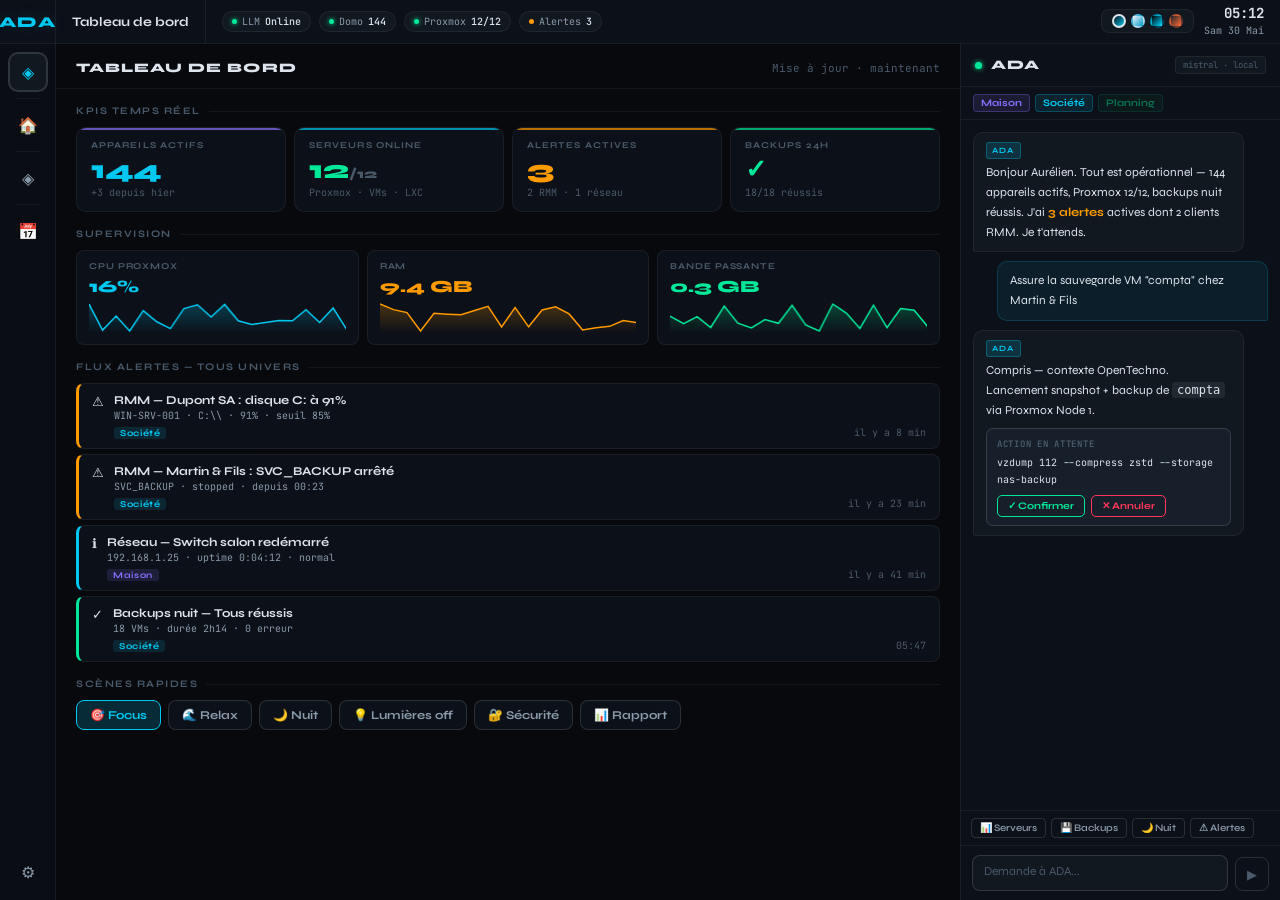
<file: dev/ada-v2.html>
<!DOCTYPE html>
<html lang="fr" data-theme="dark">
<head>
<meta charset="UTF-8">
<meta name="viewport" content="width=device-width, initial-scale=1.0">
<title>ADA — Système de Pilotage</title>
<link rel="preconnect" href="https://fonts.googleapis.com">
<link href="https://fonts.googleapis.com/css2?family=Syne:wght@400;600;700;800&family=JetBrains+Mono:wght@300;400;500&display=swap" rel="stylesheet">
<style>

/* ═══════════════════════════════════════════════
   THEMES
═══════════════════════════════════════════════ */

[data-theme="dark"] {
  --bg:           #07090d;
  --surface:      #0c1018;
  --surface2:     #111820;
  --surface3:     #161f2a;
  --border:       rgba(255,255,255,0.06);
  --border-hi:    rgba(255,255,255,0.13);
  --text:         #dde4ec;
  --text-muted:   #4a5a6a;
  --text-dim:     #8a9aaa;
  --accent:       #00c8f0;
  --accent-glow:  rgba(0,200,240,0.18);
  --green:        #00e898;
  --orange:       #ff9a00;
  --red:          #ff3659;
  --purple:       #8870ff;
  --universe-home:#8870ff;
  --universe-co:  #00c8f0;
  --universe-trans:#00e898;
  --topbar-bg:    #0c1018;
  --nav-bg:       #0a0e14;
}

[data-theme="light"] {
  --bg:           #f0f3f7;
  --surface:      #ffffff;
  --surface2:     #f5f7fa;
  --surface3:     #eaeff5;
  --border:       rgba(0,0,0,0.07);
  --border-hi:    rgba(0,0,0,0.14);
  --text:         #1a2332;
  --text-muted:   #9aaabb;
  --text-dim:     #6a7a8a;
  --accent:       #0099cc;
  --accent-glow:  rgba(0,153,204,0.12);
  --green:        #00b873;
  --orange:       #e08000;
  --red:          #d42b50;
  --purple:       #6a50ef;
  --universe-home:#6a50ef;
  --universe-co:  #0099cc;
  --universe-trans:#00b873;
  --topbar-bg:    #ffffff;
  --nav-bg:       #f7f9fc;
}

[data-theme="midnight"] {
  --bg:           #000308;
  --surface:      #040a12;
  --surface2:     #071020;
  --surface3:     #0a1628;
  --border:       rgba(0,200,240,0.08);
  --border-hi:    rgba(0,200,240,0.18);
  --text:         #b8d8f0;
  --text-muted:   #2a4a6a;
  --text-dim:     #5a7a9a;
  --accent:       #00d8ff;
  --accent-glow:  rgba(0,216,255,0.2);
  --green:        #00ffaa;
  --orange:       #ffaa00;
  --red:          #ff2255;
  --purple:       #aa88ff;
  --universe-home:#aa88ff;
  --universe-co:  #00d8ff;
  --universe-trans:#00ffaa;
  --topbar-bg:    #020810;
  --nav-bg:       #020810;
}

[data-theme="graphite"] {
  --bg:           #1a1a1e;
  --surface:      #242428;
  --surface2:     #2c2c32;
  --surface3:     #343438;
  --border:       rgba(255,255,255,0.08);
  --border-hi:    rgba(255,255,255,0.16);
  --text:         #e8e8ec;
  --text-muted:   #666670;
  --text-dim:     #999aa4;
  --accent:       #ff6b35;
  --accent-glow:  rgba(255,107,53,0.18);
  --green:        #4ade80;
  --orange:       #fbbf24;
  --red:          #f87171;
  --purple:       #c084fc;
  --universe-home:#c084fc;
  --universe-co:  #ff6b35;
  --universe-trans:#4ade80;
  --topbar-bg:    #1a1a1e;
  --nav-bg:       #141416;
}

/* ═══════════════════════════════════════════════
   RESET & BASE
═══════════════════════════════════════════════ */

*, *::before, *::after { margin:0; padding:0; box-sizing:border-box; }

body {
  font-family: 'Syne', sans-serif;
  background: var(--bg);
  color: var(--text);
  height: 100vh;
  overflow: hidden;
  display: grid;
  grid-template-rows: 44px 1fr;
  grid-template-columns: 56px 1fr;
  transition: background .3s, color .3s;
}

/* ═══════════════════════════════════════════════
   TOPBAR
═══════════════════════════════════════════════ */

#topbar {
  grid-column: 1 / -1;
  background: var(--topbar-bg);
  border-bottom: 1px solid var(--border);
  display: flex;
  align-items: center;
  padding: 0 16px 0 0;
  gap: 0;
  position: relative;
  z-index: 100;
}

.logo-zone {
  width: 56px;
  height: 44px;
  display: flex;
  align-items: center;
  justify-content: center;
  border-right: 1px solid var(--border);
  flex-shrink: 0;
}

.logo {
  font-size: 15px;
  font-weight: 800;
  letter-spacing: .1em;
  color: var(--accent);
  text-shadow: 0 0 14px var(--accent-glow);
}

.topbar-breadcrumb {
  padding: 0 16px;
  display: flex;
  align-items: center;
  gap: 8px;
  font-size: 12px;
  font-weight: 700;
  color: var(--text-dim);
  border-right: 1px solid var(--border);
  height: 100%;
}
.breadcrumb-uni {
  color: var(--text);
  font-size: 13px;
}
.breadcrumb-sep { color: var(--text-muted); font-size: 11px; }

.topbar-status {
  display: flex;
  align-items: center;
  gap: 8px;
  padding: 0 16px;
  flex: 1;
}

.status-pill {
  display: flex;
  align-items: center;
  gap: 5px;
  font-family: 'JetBrains Mono', monospace;
  font-size: 10px;
  color: var(--text-dim);
  padding: 3px 9px;
  border: 1px solid var(--border);
  border-radius: 20px;
  background: var(--surface2);
}
.status-pill strong { color: var(--text); font-weight: 500; }
.s-dot { width: 5px; height: 5px; border-radius: 50%; flex-shrink: 0; }
.s-green { background: var(--green); box-shadow: 0 0 5px var(--green); }
.s-orange { background: var(--orange); }
.s-red { background: var(--red); box-shadow: 0 0 5px var(--red); }
.s-blue { background: var(--accent); }

.topbar-right {
  display: flex;
  align-items: center;
  gap: 10px;
  padding-left: 12px;
}

.clock-block {
  font-family: 'JetBrains Mono', monospace;
  font-size: 12px;
  color: var(--text-dim);
  text-align: right;
}
.clock-block strong { color: var(--text); font-size: 14px; display: block; line-height: 1.2; }

/* Theme picker */
.theme-picker {
  display: flex;
  gap: 5px;
  padding: 4px 10px;
  border: 1px solid var(--border);
  border-radius: 8px;
  background: var(--surface2);
}
.theme-dot {
  width: 14px; height: 14px;
  border-radius: 50%;
  cursor: pointer;
  border: 2px solid transparent;
  transition: transform .15s, border-color .15s;
  position: relative;
}
.theme-dot:hover { transform: scale(1.2); }
.theme-dot.active { border-color: var(--text); }
.theme-dot[data-t="dark"]     { background: linear-gradient(135deg,#0c1018,#00c8f0); }
.theme-dot[data-t="light"]    { background: linear-gradient(135deg,#f0f3f7,#0099cc); }
.theme-dot[data-t="midnight"] { background: linear-gradient(135deg,#000308,#00d8ff); }
.theme-dot[data-t="graphite"] { background: linear-gradient(135deg,#242428,#ff6b35); }

/* ═══════════════════════════════════════════════
   ICON NAV (left 56px strip)
═══════════════════════════════════════════════ */

#nav {
  background: var(--nav-bg);
  border-right: 1px solid var(--border);
  display: flex;
  flex-direction: column;
  align-items: center;
  padding: 8px 0;
  gap: 2px;
  z-index: 90;
  overflow: hidden;
}

.nav-btn {
  width: 40px; height: 40px;
  border-radius: 10px;
  display: flex; align-items: center; justify-content: center;
  cursor: pointer;
  font-size: 16px;
  transition: background .15s, box-shadow .15s;
  position: relative;
  border: 1px solid transparent;
  color: var(--text-dim);
  flex-shrink: 0;
}
.nav-btn:hover { background: var(--surface2); color: var(--text); }
.nav-btn.active {
  background: var(--surface2);
  border-color: var(--border-hi);
  color: var(--accent);
  box-shadow: 0 0 0 1px var(--border-hi) inset;
}
.nav-btn[data-uni="home"].active { color: var(--universe-home); border-color: color-mix(in srgb, var(--universe-home) 40%, transparent); }
.nav-btn[data-uni="co"].active { color: var(--universe-co); border-color: color-mix(in srgb, var(--universe-co) 40%, transparent); }
.nav-btn[data-uni="trans"].active { color: var(--universe-trans); border-color: color-mix(in srgb, var(--universe-trans) 40%, transparent); }

.nav-tooltip {
  position: absolute;
  left: calc(100% + 10px);
  background: var(--surface3);
  border: 1px solid var(--border-hi);
  padding: 4px 10px;
  border-radius: 6px;
  font-size: 11px;
  font-weight: 700;
  white-space: nowrap;
  pointer-events: none;
  opacity: 0;
  transform: translateX(-4px);
  transition: opacity .15s, transform .15s;
  z-index: 200;
  color: var(--text);
  letter-spacing: .05em;
}
.nav-btn:hover .nav-tooltip { opacity: 1; transform: none; }

.nav-sep {
  width: 24px;
  height: 1px;
  background: var(--border);
  margin: 4px 0;
}

.nav-bottom { margin-top: auto; }

/* Universe accent line on nav */
.nav-btn[data-uni="home"]::before,
.nav-btn[data-uni="co"]::before,
.nav-btn[data-uni="trans"]::before {
  content: '';
  position: absolute;
  left: 0; top: 50%;
  transform: translateY(-50%);
  width: 2px;
  height: 0;
  border-radius: 2px;
  transition: height .2s;
}
.nav-btn[data-uni="home"]::before { background: var(--universe-home); }
.nav-btn[data-uni="co"]::before { background: var(--universe-co); }
.nav-btn[data-uni="trans"]::before { background: var(--universe-trans); }
.nav-btn[data-uni="home"].active::before,
.nav-btn[data-uni="co"].active::before,
.nav-btn[data-uni="trans"].active::before { height: 20px; }

/* ═══════════════════════════════════════════════
   WORKSPACE
═══════════════════════════════════════════════ */

#workspace {
  display: grid;
  grid-template-columns: 1fr 320px;
  overflow: hidden;
  transition: grid-template-columns .3s cubic-bezier(.4,0,.2,1);
}

#workspace.chat-expanded {
  grid-template-columns: 200px 1fr;
}

/* ═══════════════════════════════════════════════
   MAIN CONTENT
═══════════════════════════════════════════════ */

#content {
  overflow-y: auto;
  overflow-x: hidden;
  transition: opacity .25s;
}

#content.dimmed { opacity: .3; pointer-events: none; }

/* ── Panels ── */
.panel { display: none; height: 100%; }
.panel.active { display: flex; flex-direction: column; }

/* ── Panel header ── */
.panel-head {
  padding: 16px 20px 12px;
  border-bottom: 1px solid var(--border);
  display: flex;
  align-items: center;
  gap: 12px;
  flex-shrink: 0;
}
.panel-title {
  font-size: 13px;
  font-weight: 800;
  letter-spacing: .08em;
  text-transform: uppercase;
}
.panel-sub { font-size: 11px; color: var(--text-muted); font-family: 'JetBrains Mono', monospace; margin-left: auto; }

.uni-badge {
  font-size: 9px;
  font-weight: 700;
  padding: 2px 8px;
  border-radius: 4px;
  letter-spacing: .1em;
  text-transform: uppercase;
}

/* ── Section ── */
.section {
  padding: 16px 20px;
}
.section + .section { padding-top: 0; }

.sec-label {
  font-size: 10px;
  font-weight: 700;
  text-transform: uppercase;
  letter-spacing: .15em;
  color: var(--text-muted);
  margin-bottom: 10px;
  display: flex;
  align-items: center;
  gap: 8px;
}
.sec-label::after { content:''; flex:1; height:1px; background: var(--border); }

/* ── KPI Grid ── */
.kpi-grid { display: grid; grid-template-columns: repeat(4,1fr); gap: 8px; }
@media (max-width:900px) { .kpi-grid { grid-template-columns: repeat(2,1fr); } }

.kpi {
  background: var(--surface);
  border: 1px solid var(--border);
  border-radius: 10px;
  padding: 12px 14px;
  cursor: pointer;
  transition: border-color .15s, box-shadow .15s;
  position: relative;
  overflow: hidden;
}
.kpi::after {
  content: '';
  position: absolute;
  top: 0; left: 0; right: 0;
  height: 2px;
  background: var(--kpi-c, var(--accent));
  opacity: .7;
}
.kpi:hover { border-color: var(--border-hi); box-shadow: 0 0 20px var(--accent-glow); }
.kpi-l { font-size: 9px; text-transform: uppercase; letter-spacing: .12em; color: var(--text-muted); margin-bottom: 7px; font-weight: 700; }
.kpi-v { font-size: 26px; font-weight: 800; line-height: 1; }
.kpi-s { font-size: 10px; color: var(--text-muted); margin-top: 3px; font-family: 'JetBrains Mono', monospace; }
.c-green { color: var(--green); }
.c-orange { color: var(--orange); }
.c-red { color: var(--red); }
.c-accent { color: var(--accent); }

/* ── Alert feed ── */
.alert-list { display: flex; flex-direction: column; gap: 5px; }

.alert-row {
  background: var(--surface);
  border: 1px solid var(--border);
  border-radius: 8px;
  padding: 9px 13px;
  display: flex;
  gap: 10px;
  align-items: flex-start;
  cursor: pointer;
  transition: border-color .15s, background .15s;
}
.alert-row:hover { background: var(--surface2); border-color: var(--border-hi); }
.alert-row.sev-warn { border-left: 3px solid var(--orange); }
.alert-row.sev-crit { border-left: 3px solid var(--red); }
.alert-row.sev-ok   { border-left: 3px solid var(--green); }
.alert-row.sev-info { border-left: 3px solid var(--accent); }

.alert-ico { font-size: 13px; flex-shrink: 0; margin-top: 1px; }
.alert-body { flex: 1; min-width: 0; }
.alert-title { font-size: 12px; font-weight: 700; margin-bottom: 2px; }
.alert-desc { font-size: 10px; color: var(--text-dim); font-family: 'JetBrains Mono', monospace; white-space: nowrap; overflow: hidden; text-overflow: ellipsis; }
.alert-foot { display: flex; align-items: center; gap: 7px; margin-top: 4px; }
.uni-tag { font-size: 9px; font-weight: 700; padding: 1px 6px; border-radius: 3px; letter-spacing: .07em; }
.tag-home  { background: color-mix(in srgb, var(--universe-home) 15%, transparent); color: var(--universe-home); }
.tag-co    { background: color-mix(in srgb, var(--universe-co) 12%, transparent); color: var(--universe-co); }
.tag-trans { background: color-mix(in srgb, var(--universe-trans) 12%, transparent); color: var(--universe-trans); }
.alert-time { font-size: 10px; color: var(--text-muted); font-family: 'JetBrains Mono', monospace; margin-left: auto; }

/* ── Sparklines ── */
.spark-row { display: flex; gap: 8px; }
.spark-card {
  flex: 1;
  background: var(--surface);
  border: 1px solid var(--border);
  border-radius: 8px;
  padding: 10px 12px;
}
.spark-l { font-size: 9px; font-weight: 700; text-transform: uppercase; letter-spacing: .1em; color: var(--text-muted); margin-bottom: 5px; }
.spark-v { font-size: 17px; font-weight: 800; margin-bottom: 5px; }
canvas.spark { width:100%!important; height:32px!important; display:block; }

/* ── Node grid ── */
.node-grid { display: grid; grid-template-columns: repeat(3,1fr); gap: 7px; }
.node {
  background: var(--surface);
  border: 1px solid var(--border);
  border-radius: 8px;
  padding: 9px 11px;
  display: flex; align-items: center; gap: 9px;
  cursor: pointer;
  transition: border-color .15s;
}
.node:hover { border-color: var(--border-hi); }
.n-dot { width: 7px; height: 7px; border-radius: 50%; flex-shrink: 0; }
.n-online .n-dot { background: var(--green); box-shadow: 0 0 5px var(--green); }
.n-warn   .n-dot { background: var(--orange); box-shadow: 0 0 5px var(--orange); }
.n-off    .n-dot { background: var(--red); }
.n-name { font-size: 11px; font-weight: 700; }
.n-detail { font-size: 10px; color: var(--text-dim); font-family: 'JetBrains Mono', monospace; margin-top: 1px; }

/* ── Toggle grid (domo) ── */
.toggle-grid { display: grid; grid-template-columns: 1fr 1fr; gap: 7px; }
.toggle-item {
  background: var(--surface);
  border: 1px solid var(--border);
  border-radius: 8px;
  padding: 10px 12px;
  display: flex; align-items: center; justify-content: space-between;
  cursor: pointer;
  transition: border-color .15s;
}
.toggle-item:hover { border-color: var(--border-hi); }
.ti-name { font-size: 11px; font-weight: 700; }
.ti-sub { font-size: 10px; color: var(--text-dim); font-family: 'JetBrains Mono', monospace; margin-top: 1px; }
.sw {
  width: 30px; height: 17px;
  background: var(--surface3);
  border-radius: 9px;
  border: 1px solid var(--border-hi);
  position: relative; cursor: pointer;
  transition: background .2s;
  flex-shrink: 0;
}
.sw::after {
  content:''; position:absolute;
  width: 11px; height: 11px;
  border-radius: 50%;
  background: var(--text-muted);
  top: 2px; left: 2px;
  transition: all .2s;
}
.sw.on { background: color-mix(in srgb, var(--green) 20%, transparent); border-color: var(--green); }
.sw.on::after { background: var(--green); left: 15px; box-shadow: 0 0 5px var(--green); }

/* ── Scene buttons ── */
.scene-row { display: flex; flex-wrap: wrap; gap: 7px; }
.scene-btn {
  padding: 7px 13px;
  border-radius: 8px;
  border: 1px solid var(--border-hi);
  background: var(--surface);
  color: var(--text-dim);
  font-family: 'Syne', sans-serif;
  font-size: 12px; font-weight: 700;
  cursor: pointer;
  transition: all .15s;
  display: flex; align-items: center; gap: 5px;
}
.scene-btn:hover { border-color: var(--accent); color: var(--accent); background: var(--accent-glow); }
.scene-btn.on { border-color: var(--accent); color: var(--accent); background: var(--accent-glow); }

/* ── Members list ── */
.member-list { display: flex; flex-direction: column; gap: 5px; }
.member-item {
  background: var(--surface);
  border: 1px solid var(--border);
  border-radius: 8px;
  padding: 9px 13px;
  display: flex; align-items: center; gap: 11px;
  cursor: pointer;
  transition: border-color .15s;
}
.member-item:hover { border-color: var(--border-hi); }
.member-avatar {
  width: 28px; height: 28px;
  border-radius: 8px;
  background: var(--surface3);
  display: flex; align-items: center; justify-content: center;
  font-size: 13px;
  flex-shrink: 0;
}
.member-name { font-size: 12px; font-weight: 700; }
.member-role { font-size: 10px; color: var(--text-dim); font-family: 'JetBrains Mono', monospace; }
.member-status { margin-left: auto; font-size: 10px; color: var(--text-dim); display: flex; align-items: center; gap: 5px; }

/* ── Shopping list ── */
.shop-list { display: flex; flex-direction: column; gap: 5px; }
.shop-item {
  background: var(--surface);
  border: 1px solid var(--border);
  border-radius: 8px;
  padding: 8px 13px;
  display: flex; align-items: center; gap: 10px;
  cursor: pointer;
  transition: all .15s;
}
.shop-item.done { opacity: .45; }
.shop-item.done .shop-name { text-decoration: line-through; color: var(--text-muted); }
.shop-check {
  width: 16px; height: 16px;
  border-radius: 5px;
  border: 1px solid var(--border-hi);
  flex-shrink: 0;
  display: flex; align-items: center; justify-content: center;
  font-size: 10px;
  transition: all .15s;
}
.shop-item.done .shop-check { background: var(--green); border-color: var(--green); color: #000; }
.shop-name { font-size: 12px; font-weight: 600; }
.shop-qty { margin-left: auto; font-size: 10px; color: var(--text-dim); font-family: 'JetBrains Mono', monospace; }

/* ── Planner ── */
.plan-list { display: flex; flex-direction: column; gap: 6px; }
.plan-item {
  background: var(--surface);
  border: 1px solid var(--border);
  border-radius: 8px;
  padding: 10px 13px;
  display: flex; gap: 12px; align-items: flex-start;
  cursor: pointer;
  transition: border-color .15s;
}
.plan-item:hover { border-color: var(--border-hi); }
.plan-time {
  font-family: 'JetBrains Mono', monospace;
  font-size: 11px;
  color: var(--accent);
  min-width: 45px;
  font-weight: 700;
  padding-top: 1px;
}
.plan-title { font-size: 12px; font-weight: 700; }
.plan-desc { font-size: 10px; color: var(--text-dim); margin-top: 2px; }
.plan-dot {
  width: 6px; height: 6px;
  border-radius: 50%;
  flex-shrink: 0; margin-top: 4px;
}

/* ═══════════════════════════════════════════════
   DASHBOARD MINI (when chat expanded)
═══════════════════════════════════════════════ */

#dash-mini {
  display: none;
  flex-direction: column;
  border-right: 1px solid var(--border);
  overflow-y: auto;
  background: var(--surface);
}
#workspace.chat-expanded #dash-mini { display: flex; }
#workspace.chat-expanded #content { display: none; }

.mini-kpi {
  padding: 8px 10px;
  border-bottom: 1px solid var(--border);
  cursor: pointer;
}
.mini-kpi-l { font-size: 9px; color: var(--text-muted); font-weight: 700; text-transform: uppercase; letter-spacing: .1em; }
.mini-kpi-v { font-size: 18px; font-weight: 800; line-height: 1.2; }

.mini-alert {
  padding: 7px 10px;
  border-bottom: 1px solid var(--border);
  font-size: 10px;
  font-weight: 700;
  cursor: pointer;
  display: flex; align-items: center; gap: 6px;
  color: var(--text-dim);
  transition: color .12s;
}
.mini-alert:hover { color: var(--text); }
.mini-alert-dot { width: 5px; height: 5px; border-radius: 50%; flex-shrink: 0; }

.mini-head {
  padding: 10px 10px 8px;
  font-size: 9px;
  text-transform: uppercase;
  letter-spacing: .15em;
  color: var(--text-muted);
  font-weight: 700;
  border-bottom: 1px solid var(--border);
}

/* ═══════════════════════════════════════════════
   CHAT PANEL
═══════════════════════════════════════════════ */

#chat-panel {
  background: var(--surface);
  border-left: 1px solid var(--border);
  display: flex;
  flex-direction: column;
  overflow: hidden;
  position: relative;
}

/* Toggle button on the split bar */
.chat-toggle-btn {
  position: absolute;
  top: 50%;
  left: -14px;
  transform: translateY(-50%);
  width: 14px;
  height: 40px;
  background: var(--surface3);
  border: 1px solid var(--border-hi);
  border-right: none;
  border-radius: 6px 0 0 6px;
  cursor: pointer;
  display: flex; align-items: center; justify-content: center;
  font-size: 10px;
  color: var(--text-dim);
  z-index: 50;
  transition: color .15s, background .15s;
}
.chat-toggle-btn:hover { color: var(--accent); background: var(--surface2); }

.chat-head {
  padding: 12px 14px;
  border-bottom: 1px solid var(--border);
  display: flex; align-items: center; gap: 9px;
  flex-shrink: 0;
}
.chat-head-title { font-size: 13px; font-weight: 800; letter-spacing: .08em; }
.chat-model-tag {
  margin-left: auto;
  font-family: 'JetBrains Mono', monospace;
  font-size: 9px;
  color: var(--text-muted);
  background: var(--surface2);
  border: 1px solid var(--border);
  padding: 2px 7px;
  border-radius: 4px;
}

.chat-ctx-bar {
  padding: 7px 12px;
  border-bottom: 1px solid var(--border);
  display: flex; gap: 5px; flex-wrap: wrap;
  flex-shrink: 0;
}
.ctx-tag {
  font-size: 10px; font-weight: 700;
  padding: 2px 7px;
  border-radius: 4px;
  cursor: pointer;
  border: 1px solid transparent;
  opacity: .45;
  transition: opacity .12s;
}
.ctx-tag.on { opacity: 1; }
.ctx-tag.home-t  { background: color-mix(in srgb,var(--universe-home) 12%,transparent); color:var(--universe-home); border-color:color-mix(in srgb,var(--universe-home) 30%,transparent); }
.ctx-tag.co-t    { background: color-mix(in srgb,var(--universe-co) 10%,transparent);   color:var(--universe-co);   border-color:color-mix(in srgb,var(--universe-co) 25%,transparent); }
.ctx-tag.trans-t { background: color-mix(in srgb,var(--universe-trans) 10%,transparent); color:var(--universe-trans);border-color:color-mix(in srgb,var(--universe-trans) 25%,transparent); }

#chat-msgs {
  flex: 1;
  overflow-y: auto;
  padding: 12px;
  display: flex;
  flex-direction: column;
  gap: 9px;
}

.msg {
  max-width: 92%;
  font-size: 12px;
  line-height: 1.65;
  padding: 9px 12px;
  border-radius: 10px;
  animation: fadein .2s ease;
}
@keyframes fadein { from{opacity:0;transform:translateY(4px)} to{opacity:1;transform:none} }

.msg-ada {
  background: var(--surface2);
  border: 1px solid var(--border);
  border-radius: 10px 10px 10px 2px;
  align-self: flex-start;
}
.msg-ada .msg-from {
  font-size: 9px; color: var(--accent); font-weight: 700;
  letter-spacing: .12em; margin-bottom: 4px;
  display: flex; align-items: center; gap: 5px;
}
.msg-ada .msg-from::after {
  content: 'ADA';
  font-size: 8px;
  background: color-mix(in srgb, var(--accent) 15%, transparent);
  border: 1px solid color-mix(in srgb, var(--accent) 30%, transparent);
  padding: 1px 5px; border-radius: 3px; letter-spacing: .15em;
}

.msg-user {
  background: color-mix(in srgb, var(--accent) 8%, transparent);
  border: 1px solid color-mix(in srgb, var(--accent) 18%, transparent);
  border-radius: 10px 10px 2px 10px;
  align-self: flex-end;
}

.action-card {
  background: var(--surface3);
  border: 1px solid var(--border-hi);
  border-radius: 7px;
  padding: 8px 10px;
  margin-top: 7px;
  font-size: 10px;
  font-family: 'JetBrains Mono', monospace;
}
.action-card-label { color: var(--text-muted); font-size: 9px; margin-bottom: 4px; font-weight: 700; letter-spacing: .08em; }
.action-btns { display: flex; gap: 6px; margin-top: 7px; }
.a-btn {
  padding: 4px 10px; border-radius: 5px;
  border: 1px solid var(--border-hi);
  background: transparent; color: var(--text);
  font-family: 'Syne', sans-serif; font-size: 10px; font-weight: 700;
  cursor: pointer; transition: all .12s;
}
.a-btn.ok { border-color:var(--green); color:var(--green); }
.a-btn.ok:hover { background: color-mix(in srgb,var(--green) 12%,transparent); }
.a-btn.ko { border-color:var(--red); color:var(--red); }
.a-btn.ko:hover { background: color-mix(in srgb,var(--red) 12%,transparent); }

.typing {
  display: none;
  align-self: flex-start;
  background: var(--surface2);
  border: 1px solid var(--border);
  border-radius: 10px;
  padding: 10px 13px;
}
.typing.show { display: flex; gap: 4px; align-items: center; }
.t-dot {
  width: 5px; height: 5px; border-radius: 50%;
  background: var(--text-muted);
  animation: tdot 1.2s infinite;
}
.t-dot:nth-child(2){animation-delay:.2s}
.t-dot:nth-child(3){animation-delay:.4s}
@keyframes tdot{0%,60%,100%{transform:none;opacity:.4}30%{transform:translateY(-3px);opacity:1}}

/* Quick prompts */
.quick-bar {
  padding: 7px 10px;
  border-top: 1px solid var(--border);
  display: flex; gap: 5px; flex-wrap: wrap;
  flex-shrink: 0;
}
.qp {
  font-size: 10px; font-weight: 600;
  padding: 3px 8px;
  border-radius: 4px;
  border: 1px solid var(--border-hi);
  background: transparent; color: var(--text-dim);
  cursor: pointer; font-family: 'Syne', sans-serif;
  transition: all .12s;
}
.qp:hover { color: var(--text); border-color: var(--accent); }

/* Input */
.chat-input-area {
  padding: 9px 11px;
  border-top: 1px solid var(--border);
  display: flex; gap: 7px; align-items: flex-end;
  flex-shrink: 0;
}
#chat-input {
  flex: 1;
  background: var(--surface2);
  border: 1px solid var(--border-hi);
  border-radius: 8px;
  color: var(--text);
  font-family: 'Syne', sans-serif; font-size: 12px;
  padding: 8px 11px;
  resize: none; outline: none;
  min-height: 36px; max-height: 90px;
  transition: border-color .15s;
}
#chat-input:focus { border-color: var(--accent); box-shadow: 0 0 0 2px var(--accent-glow); }
#chat-input::placeholder { color: var(--text-muted); }

.icon-btn {
  width: 34px; height: 34px;
  border-radius: 8px;
  border: 1px solid var(--border-hi);
  background: transparent; color: var(--text-muted);
  cursor: pointer; font-size: 13px;
  display: flex; align-items: center; justify-content: center;
  transition: all .15s;
}
.icon-btn:hover { color: var(--accent); border-color: var(--accent); background: var(--accent-glow); }

/* Scrollbars */
::-webkit-scrollbar { width: 3px; }
::-webkit-scrollbar-track { background: transparent; }
::-webkit-scrollbar-thumb { background: var(--border-hi); border-radius: 2px; }

/* Pulse */
.pulse { animation: pulse 2s infinite; }
@keyframes pulse{0%,100%{opacity:1;transform:scale(1)}50%{opacity:.5;transform:scale(.7)}}
</style>
</head>
<body>

<!-- ═══ TOPBAR ═══ -->
<header id="topbar">
  <div class="logo-zone"><div class="logo">ADA</div></div>

  <div class="topbar-breadcrumb">
    <span class="breadcrumb-uni" id="bc-uni">Tableau de bord</span>
    <span class="breadcrumb-sep" id="bc-sep" style="display:none">›</span>
    <span id="bc-sub" style="display:none"></span>
  </div>

  <div class="topbar-status">
    <div class="status-pill"><div class="s-dot s-green pulse"></div>LLM <strong>Online</strong></div>
    <div class="status-pill"><div class="s-dot s-green"></div>Domo <strong>144</strong></div>
    <div class="status-pill"><div class="s-dot s-green"></div>Proxmox <strong>12/12</strong></div>
    <div class="status-pill"><div class="s-dot s-orange"></div>Alertes <strong>3</strong></div>
  </div>

  <div class="topbar-right">
    <div class="theme-picker" title="Thème">
      <div class="theme-dot active" data-t="dark" onclick="setTheme('dark',this)"></div>
      <div class="theme-dot" data-t="light" onclick="setTheme('light',this)"></div>
      <div class="theme-dot" data-t="midnight" onclick="setTheme('midnight',this)"></div>
      <div class="theme-dot" data-t="graphite" onclick="setTheme('graphite',this)"></div>
    </div>
    <div class="clock-block">
      <strong id="clock">--:--</strong>
      <span id="datestr" style="font-size:10px">Sam 30 Mai</span>
    </div>
  </div>
</header>

<!-- ═══ NAV STRIP ═══ -->
<nav id="nav">

  <!-- Dashboard -->
  <div class="nav-btn active" id="nb-dash" onclick="goUni('dash')" title="">
    ◈<span class="nav-tooltip">Dashboard</span>
  </div>

  <div class="nav-sep"></div>

  <!-- Maison -->
  <div class="nav-btn" id="nb-home" data-uni="home" onclick="goUni('home')" title="">
    🏠<span class="nav-tooltip">Maison</span>
  </div>

  <div class="nav-sep"></div>

  <!-- Société -->
  <div class="nav-btn" id="nb-co" data-uni="co" onclick="goUni('co')" title="">
    ◈<span class="nav-tooltip">Société</span>
  </div>

  <div class="nav-sep"></div>

  <!-- Transversal -->
  <div class="nav-btn" id="nb-trans" data-uni="trans" onclick="goUni('trans')" title="">
    📅<span class="nav-tooltip">Planification</span>
  </div>

  <div class="nav-bottom">
    <div class="nav-btn" onclick="goUni('settings')" title="">
      ⚙<span class="nav-tooltip">Paramètres</span>
    </div>
  </div>
</nav>

<!-- ═══ WORKSPACE ═══ -->
<div id="workspace">

  <!-- Mini dashboard (visible quand chat élargi) -->
  <div id="dash-mini">
    <div class="mini-head">Résumé</div>
    <div class="mini-kpi" onclick="inject('État global des serveurs')">
      <div class="mini-kpi-l">Appareils</div>
      <div class="mini-kpi-v c-accent">144</div>
    </div>
    <div class="mini-kpi" onclick="inject('Serveurs Proxmox')">
      <div class="mini-kpi-l">Serveurs</div>
      <div class="mini-kpi-v c-green">12/12</div>
    </div>
    <div class="mini-kpi" onclick="inject('Résumé des alertes actives')">
      <div class="mini-kpi-l">Alertes</div>
      <div class="mini-kpi-v c-orange">3</div>
    </div>
    <div class="mini-head" style="margin-top:4px">Alertes</div>
    <div class="mini-alert" onclick="inject('Détail alerte Dupont SA')">
      <div class="mini-alert-dot" style="background:var(--orange)"></div>Dupont SA — C: 91%
    </div>
    <div class="mini-alert" onclick="inject('Détail alerte Martin & Fils')">
      <div class="mini-alert-dot" style="background:var(--orange)"></div>Martin & Fils — SVC arrêté
    </div>
    <div class="mini-alert" onclick="inject('État switch salon')">
      <div class="mini-alert-dot" style="background:var(--accent)"></div>Switch salon redémarré
    </div>
  </div>

  <!-- ─── CONTENT PANELS ─── -->
  <div id="content">

    <!-- ══ DASHBOARD ══ -->
    <div class="panel active" id="panel-dash">
      <div class="panel-head">
        <div class="panel-title">Tableau de bord</div>
        <div class="panel-sub" id="last-update">Mise à jour · maintenant</div>
      </div>

      <div style="overflow-y:auto;flex:1;padding-bottom:20px;">

        <div class="section">
          <div class="sec-label">KPIs temps réel</div>
          <div class="kpi-grid">
            <div class="kpi" style="--kpi-c:var(--universe-home)" onclick="inject('État des appareils domotique')">
              <div class="kpi-l">Appareils actifs</div>
              <div class="kpi-v c-accent">144</div>
              <div class="kpi-s">+3 depuis hier</div>
            </div>
            <div class="kpi" style="--kpi-c:var(--universe-co)" onclick="inject('État des serveurs Proxmox')">
              <div class="kpi-l">Serveurs online</div>
              <div class="kpi-v c-green">12<span style="font-size:13px;color:var(--text-muted)">/12</span></div>
              <div class="kpi-s">Proxmox · VMs · LXC</div>
            </div>
            <div class="kpi" style="--kpi-c:var(--orange)" onclick="inject('Résumé des alertes actives')">
              <div class="kpi-l">Alertes actives</div>
              <div class="kpi-v c-orange">3</div>
              <div class="kpi-s">2 RMM · 1 réseau</div>
            </div>
            <div class="kpi" style="--kpi-c:var(--green)" onclick="inject('Rapport backups de la nuit')">
              <div class="kpi-l">Backups 24h</div>
              <div class="kpi-v c-green">✓</div>
              <div class="kpi-s">18/18 réussis</div>
            </div>
          </div>
        </div>

        <div class="section">
          <div class="sec-label">Supervision</div>
          <div class="spark-row">
            <div class="spark-card">
              <div class="spark-l">CPU Proxmox</div>
              <div class="spark-v c-accent">16%</div>
              <canvas class="spark" id="sp1"></canvas>
            </div>
            <div class="spark-card">
              <div class="spark-l">RAM</div>
              <div class="spark-v c-orange">9.4 GB</div>
              <canvas class="spark" id="sp2"></canvas>
            </div>
            <div class="spark-card">
              <div class="spark-l">Bande passante</div>
              <div class="spark-v c-green">0.3 GB</div>
              <canvas class="spark" id="sp3"></canvas>
            </div>
          </div>
        </div>

        <div class="section">
          <div class="sec-label">Flux alertes — tous univers</div>
          <div class="alert-list">
            <div class="alert-row sev-warn" onclick="inject('Détaille l\'alerte RMM Dupont SA')">
              <div class="alert-ico">⚠</div>
              <div class="alert-body">
                <div class="alert-title">RMM — Dupont SA : disque C: à 91%</div>
                <div class="alert-desc">WIN-SRV-001 · C:\\ · 91% · seuil 85%</div>
                <div class="alert-foot">
                  <span class="uni-tag tag-co">Société</span>
                  <span class="alert-time">il y a 8 min</span>
                </div>
              </div>
            </div>
            <div class="alert-row sev-warn" onclick="inject('Que faire pour l\'alerte Martin & Fils service backup arrêté ?')">
              <div class="alert-ico">⚠</div>
              <div class="alert-body">
                <div class="alert-title">RMM — Martin & Fils : SVC_BACKUP arrêté</div>
                <div class="alert-desc">SVC_BACKUP · stopped · depuis 00:23</div>
                <div class="alert-foot">
                  <span class="uni-tag tag-co">Société</span>
                  <span class="alert-time">il y a 23 min</span>
                </div>
              </div>
            </div>
            <div class="alert-row sev-info" onclick="inject('État du réseau domestique')">
              <div class="alert-ico">ℹ</div>
              <div class="alert-body">
                <div class="alert-title">Réseau — Switch salon redémarré</div>
                <div class="alert-desc">192.168.1.25 · uptime 0:04:12 · normal</div>
                <div class="alert-foot">
                  <span class="uni-tag tag-home">Maison</span>
                  <span class="alert-time">il y a 41 min</span>
                </div>
              </div>
            </div>
            <div class="alert-row sev-ok">
              <div class="alert-ico">✓</div>
              <div class="alert-body">
                <div class="alert-title">Backups nuit — Tous réussis</div>
                <div class="alert-desc">18 VMs · durée 2h14 · 0 erreur</div>
                <div class="alert-foot">
                  <span class="uni-tag tag-co">Société</span>
                  <span class="alert-time">05:47</span>
                </div>
              </div>
            </div>
          </div>
        </div>

        <div class="section">
          <div class="sec-label">Scènes rapides</div>
          <div class="scene-row">
            <button class="scene-btn on" onclick="inject('Active le mode Focus');this.classList.toggle('on')">🎯 Focus</button>
            <button class="scene-btn" onclick="inject('Active le mode Relax');this.classList.toggle('on')">🌊 Relax</button>
            <button class="scene-btn" onclick="inject('Active le mode Nuit')">🌙 Nuit</button>
            <button class="scene-btn" onclick="inject('Éteins toutes les lumières')">💡 Lumières off</button>
            <button class="scene-btn" onclick="inject('Quel est l\'état de l\'alarme ?')">🔐 Sécurité</button>
            <button class="scene-btn" onclick="inject('Lance un rapport de supervision complet')">📊 Rapport</button>
          </div>
        </div>

      </div>
    </div>

    <!-- ══ MAISON ══ -->
    <div class="panel" id="panel-home">
      <div class="panel-head">
        <div class="panel-title" style="color:var(--universe-home)">🏠 Maison</div>
      </div>

      <!-- Sub-tabs -->
      <div style="display:flex;gap:2px;padding:0 16px;border-bottom:1px solid var(--border);flex-shrink:0;">
        <div class="stab active" data-p="home" data-s="domo" onclick="goSub(this,'home-domo')">Domotique</div>
        <div class="stab" data-p="home" data-s="cameras" onclick="goSub(this,'home-cameras')">Caméras</div>
        <div class="stab" data-p="home" data-s="members" onclick="goSub(this,'home-members')">Membres</div>
        <div class="stab" data-p="home" data-s="shop" onclick="goSub(this,'home-shop')">Courses</div>
        <div class="stab" data-p="home" data-s="cal" onclick="goSub(this,'home-cal')">Calendrier</div>
      </div>

      <div style="overflow-y:auto;flex:1;padding-bottom:20px;">

        <div class="sub-panel active" id="home-domo">
          <div class="section">
            <div class="sec-label">Scènes</div>
            <div class="scene-row">
              <button class="scene-btn on">🎯 Focus</button>
              <button class="scene-btn" onclick="inject('Mode Relax')">🌊 Relax</button>
              <button class="scene-btn" onclick="inject('Mode Nuit')">🌙 Nuit</button>
            </div>
          </div>
          <div class="section">
            <div class="sec-label">Appareils</div>
            <div class="toggle-grid">
              <div class="toggle-item"><div><div class="ti-name">🚗 Parking EXT</div><div class="ti-sub">Zone extérieure</div></div><div class="sw" onclick="this.classList.toggle('on')"></div></div>
              <div class="toggle-item"><div><div class="ti-name">🚪 Portail</div><div class="ti-sub">Accès principal</div></div><div class="sw" onclick="this.classList.toggle('on')"></div></div>
              <div class="toggle-item"><div><div class="ti-name">💡 Salon</div><div class="ti-sub">3 ampoules</div></div><div class="sw on" onclick="this.classList.toggle('on')"></div></div>
              <div class="toggle-item"><div><div class="ti-name">💡 Bureau</div><div class="ti-sub">2 ampoules</div></div><div class="sw on" onclick="this.classList.toggle('on')"></div></div>
              <div class="toggle-item"><div><div class="ti-name">🌡 Thermostat</div><div class="ti-sub">20°C · cible 21°C</div></div><div class="sw on" onclick="this.classList.toggle('on')"></div></div>
              <div class="toggle-item"><div><div class="ti-name">🔐 Alarme</div><div class="ti-sub">Désactivée</div></div><div class="sw" onclick="this.classList.toggle('on')"></div></div>
            </div>
          </div>
        </div>

        <div class="sub-panel" id="home-cameras" style="display:none">
          <div class="section">
            <div class="sec-label">Flux caméras</div>
            <div style="display:grid;grid-template-columns:1fr 1fr;gap:8px;">
              <div style="background:var(--surface);border:1px solid var(--border);border-radius:8px;aspect-ratio:16/9;display:flex;align-items:center;justify-content:center;font-size:11px;color:var(--text-muted);cursor:pointer;" onclick="inject('Flux caméra entrée principale')">📷 Entrée principale</div>
              <div style="background:var(--surface);border:1px solid var(--border);border-radius:8px;aspect-ratio:16/9;display:flex;align-items:center;justify-content:center;font-size:11px;color:var(--text-muted);cursor:pointer;" onclick="inject('Flux caméra parking')">📷 Parking</div>
              <div style="background:var(--surface);border:1px solid var(--border);border-radius:8px;aspect-ratio:16/9;display:flex;align-items:center;justify-content:center;font-size:11px;color:var(--text-muted);cursor:pointer;" onclick="inject('Flux caméra jardin')">📷 Jardin</div>
              <div style="background:var(--surface);border:1px solid var(--border);border-radius:8px;aspect-ratio:16/9;display:flex;align-items:center;justify-content:center;font-size:11px;color:var(--text-muted);cursor:pointer;" onclick="inject('Flux caméra couloir')">📷 Couloir</div>
            </div>
          </div>
        </div>

        <div class="sub-panel" id="home-members" style="display:none">
          <div class="section">
            <div class="sec-label">Membres du foyer</div>
            <div class="member-list">
              <div class="member-item"><div class="member-avatar">👤</div><div><div class="member-name">Aurélien</div><div class="member-role">Admin · Propriétaire</div></div><div class="member-status"><div class="s-dot s-green"></div>Présent</div></div>
              <div class="member-item"><div class="member-avatar">👤</div><div><div class="member-name">Membre 2</div><div class="member-role">Famille</div></div><div class="member-status"><div class="s-dot s-orange"></div>Absent</div></div>
            </div>
          </div>
          <div class="section">
            <div class="sec-label">Rappels partagés</div>
            <div class="alert-list">
              <div class="alert-row sev-info"><div class="alert-ico">🔔</div><div class="alert-body"><div class="alert-title">Sortie poubelles jeudi</div><div class="alert-desc">Rappel récurrent · vert + bleu</div></div></div>
              <div class="alert-row sev-info"><div class="alert-ico">🔔</div><div class="alert-body"><div class="alert-title">Renouvellement assurance maison</div><div class="alert-desc">Échéance · 15 juin 2026</div></div></div>
            </div>
          </div>
        </div>

        <div class="sub-panel" id="home-shop" style="display:none">
          <div class="section">
            <div class="sec-label">Liste de courses</div>
            <div class="shop-list" id="shop-list">
              <div class="shop-item" onclick="toggleShop(this)"><div class="shop-check"></div><div class="shop-name">Lait</div><div class="shop-qty">× 2</div></div>
              <div class="shop-item" onclick="toggleShop(this)"><div class="shop-check"></div><div class="shop-name">Pain de mie</div><div class="shop-qty">× 1</div></div>
              <div class="shop-item done" onclick="toggleShop(this)"><div class="shop-check">✓</div><div class="shop-name">Café</div><div class="shop-qty">× 1</div></div>
              <div class="shop-item" onclick="toggleShop(this)"><div class="shop-check"></div><div class="shop-name">Fruits</div><div class="shop-qty">× 1 kg</div></div>
              <div class="shop-item" onclick="toggleShop(this)"><div class="shop-check"></div><div class="shop-name">Eau gazeuse</div><div class="shop-qty">× 6</div></div>
            </div>
            <button class="scene-btn" style="margin-top:10px;font-size:11px" onclick="inject('Ajoute un article à la liste de courses')">+ Ajouter via ADA</button>
          </div>
        </div>

        <div class="sub-panel" id="home-cal" style="display:none">
          <div class="section">
            <div class="sec-label">Agenda famille — cette semaine</div>
            <div class="plan-list">
              <div class="plan-item"><div class="plan-time">Lun 14h</div><div><div class="plan-title">Rdv médecin</div><div class="plan-desc">Cabinet Dr. Moreau — confirmé</div></div><div class="plan-dot" style="background:var(--universe-home)"></div></div>
              <div class="plan-item"><div class="plan-time">Mer 18h</div><div><div class="plan-title">Sport — salle</div><div class="plan-desc">Récurrent · chaque mercredi</div></div><div class="plan-dot" style="background:var(--green)"></div></div>
              <div class="plan-item"><div class="plan-time">Sam 10h</div><div><div class="plan-title">Marché</div><div class="plan-desc">Centre-ville</div></div><div class="plan-dot" style="background:var(--orange)"></div></div>
            </div>
          </div>
        </div>

      </div>
    </div>

    <!-- ══ SOCIÉTÉ ══ -->
    <div class="panel" id="panel-co">
      <div class="panel-head">
        <div class="panel-title" style="color:var(--universe-co)">◈ Société</div>
        <div style="display:flex;gap:6px;margin-left:auto;">
          <div style="font-size:10px;padding:3px 10px;border-radius:5px;background:color-mix(in srgb,var(--universe-co) 12%,transparent);border:1px solid color-mix(in srgb,var(--universe-co) 30%,transparent);color:var(--universe-co);font-weight:700;cursor:pointer;" onclick="inject('Résumé OpenTechno')">OpenTechno</div>
          <div style="font-size:10px;padding:3px 10px;border-radius:5px;background:var(--surface2);border:1px solid var(--border-hi);color:var(--text-muted);font-weight:700;cursor:pointer;" onclick="inject('Ajouter une société')">+ Société</div>
        </div>
      </div>

      <div style="display:flex;gap:2px;padding:0 16px;border-bottom:1px solid var(--border);flex-shrink:0;">
        <div class="stab active" data-p="co" data-s="infra" onclick="goSub(this,'co-infra')">Infrastructure</div>
        <div class="stab" data-p="co" data-s="rmm" onclick="goSub(this,'co-rmm')">RMM Clients</div>
        <div class="stab" data-p="co" data-s="tel" onclick="goSub(this,'co-tel')">Téléphonie</div>
        <div class="stab" data-p="co" data-s="mkt" onclick="goSub(this,'co-mkt')">Marketing</div>
      </div>

      <div style="overflow-y:auto;flex:1;padding-bottom:20px;">
        <div class="sub-panel active" id="co-infra">
          <div class="section">
            <div class="sec-label">Nœuds infrastructure</div>
            <div class="node-grid">
              <div class="node n-online"><div class="n-dot"></div><div><div class="n-name">Proxmox Node 1</div><div class="n-detail">CPU 18% · RAM 12/32GB</div></div></div>
              <div class="node n-online"><div class="n-dot"></div><div><div class="n-name">Proxmox Node 2</div><div class="n-detail">CPU 9% · RAM 8/32GB</div></div></div>
              <div class="node n-online"><div class="n-dot"></div><div><div class="n-name">NAS Sauvegarde</div><div class="n-detail">14.2 / 20 TB</div></div></div>
              <div class="node n-online"><div class="n-dot"></div><div><div class="n-name">Serveur Téléphonie</div><div class="n-detail">4 lignes actives</div></div></div>
              <div class="node n-online"><div class="n-dot"></div><div><div class="n-name">Ollama LLM</div><div class="n-detail">mistral · 4.2s avg</div></div></div>
              <div class="node n-online"><div class="n-dot"></div><div><div class="n-name">ADA Web Server</div><div class="n-detail">Python · TLS OK</div></div></div>
            </div>
          </div>
        </div>
        <div class="sub-panel" id="co-rmm" style="display:none">
          <div class="section">
            <div class="sec-label">Clients RMM</div>
            <div class="node-grid" style="grid-template-columns:1fr 1fr;">
              <div class="node n-warn" onclick="inject('Détail client Dupont SA')"><div class="n-dot"></div><div><div class="n-name">Dupont SA</div><div class="n-detail">C: 91% ⚠ · 1 alerte</div></div></div>
              <div class="node n-warn" onclick="inject('Détail client Martin & Fils')"><div class="n-dot"></div><div><div class="n-name">Martin & Fils</div><div class="n-detail">SVC_BACKUP ⚠ · 1 alerte</div></div></div>
            </div>
          </div>
        </div>
        <div class="sub-panel" id="co-tel" style="display:none">
          <div class="section">
            <div class="sec-label">Lignes téléphoniques</div>
            <div style="color:var(--text-dim);font-size:12px;font-family:'JetBrains Mono',monospace;">4 lignes actives · 0 appel en cours</div>
          </div>
        </div>
        <div class="sub-panel" id="co-mkt" style="display:none">
          <div class="section">
            <div class="sec-label">Marketing</div>
            <div style="color:var(--text-dim);font-size:12px;">Module marketing — à connecter</div>
            <button class="scene-btn" style="margin-top:10px" onclick="inject('État des campagnes marketing')">📊 Demander un rapport à ADA</button>
          </div>
        </div>
      </div>
    </div>

    <!-- ══ PLANIFICATION ══ -->
    <div class="panel" id="panel-trans">
      <div class="panel-head">
        <div class="panel-title" style="color:var(--universe-trans)">📅 Planification</div>
      </div>

      <div style="display:flex;gap:2px;padding:0 16px;border-bottom:1px solid var(--border);flex-shrink:0;">
        <div class="stab active" data-p="trans" data-s="brief" onclick="goSub(this,'trans-brief')">Briefing</div>
        <div class="stab" data-p="trans" data-s="plan" onclick="goSub(this,'trans-plan')">Planificateur</div>
      </div>

      <div style="overflow-y:auto;flex:1;padding-bottom:20px;">
        <div class="sub-panel active" id="trans-brief">
          <div class="section">
            <div class="sec-label">Briefing du jour</div>
            <div class="alert-list">
              <div class="alert-row sev-info" onclick="inject('Briefing complet de la journée')">
                <div class="alert-ico">☀</div>
                <div class="alert-body">
                  <div class="alert-title">Samedi 30 Mai — Résumé ADA</div>
                  <div class="alert-desc">3 alertes · 2 rdv · backups OK · météo inconnue</div>
                  <div class="alert-foot"><span class="alert-time">06:00</span></div>
                </div>
              </div>
            </div>
            <button class="scene-btn" style="margin-top:10px" onclick="inject('Génère mon briefing complet du jour')">⚡ Regénérer le briefing</button>
          </div>
        </div>
        <div class="sub-panel" id="trans-plan" style="display:none">
          <div class="section">
            <div class="sec-label">Agenda du jour</div>
            <div class="plan-list">
              <div class="plan-item"><div class="plan-time">09:00</div><div><div class="plan-title">Revue infrastructure</div><div class="plan-desc">OpenTechno · Proxmox + RMM</div></div><div class="plan-dot" style="background:var(--universe-co)"></div></div>
              <div class="plan-item"><div class="plan-time">11:30</div><div><div class="plan-title">Point clients</div><div class="plan-desc">Dupont SA · Martin & Fils</div></div><div class="plan-dot" style="background:var(--orange)"></div></div>
              <div class="plan-item"><div class="plan-time">14:00</div><div><div class="plan-title">Temps libre</div><div class="plan-desc">—</div></div><div class="plan-dot" style="background:var(--text-muted)"></div></div>
            </div>
            <button class="scene-btn" style="margin-top:10px" onclick="inject('Ajoute un événement dans le planificateur')">+ Ajouter via ADA</button>
          </div>
        </div>
      </div>
    </div>

    <!-- ══ SETTINGS ══ -->
    <div class="panel" id="panel-settings">
      <div class="panel-head">
        <div class="panel-title">⚙ Paramètres</div>
      </div>
      <div class="section" style="color:var(--text-dim);font-size:12px;">
        Paramètres ADA — à développer.
      </div>
    </div>

  </div><!-- /content -->

  <!-- ─── CHAT PANEL ─── -->
  <div id="chat-panel">
    <div class="chat-toggle-btn" id="chat-toggle" onclick="toggleChat()" title="Agrandir/réduire">◂</div>

    <div class="chat-head">
      <div class="s-dot s-green pulse" style="width:7px;height:7px;border-radius:50%;flex-shrink:0"></div>
      <div class="chat-head-title">ADA</div>
      <div class="chat-model-tag">mistral · local</div>
    </div>

    <div class="chat-ctx-bar">
      <div class="ctx-tag home-t on" onclick="this.classList.toggle('on')">Maison</div>
      <div class="ctx-tag co-t on" onclick="this.classList.toggle('on')">Société</div>
      <div class="ctx-tag trans-t" onclick="this.classList.toggle('on')">Planning</div>
    </div>

    <div id="chat-msgs">
      <div class="msg msg-ada">
        <div class="msg-from"></div>
        Bonjour Aurélien. Tout est opérationnel — 144 appareils actifs, Proxmox 12/12, backups nuit réussis. J'ai <strong style="color:var(--orange)">3 alertes</strong> actives dont 2 clients RMM. Je t'attends.
      </div>
      <div class="msg msg-user">Assure la sauvegarde VM "compta" chez Martin & Fils</div>
      <div class="msg msg-ada">
        <div class="msg-from"></div>
        Compris — contexte OpenTechno. Lancement snapshot + backup de <code style="background:rgba(255,255,255,0.07);padding:1px 5px;border-radius:3px">compta</code> via Proxmox Node 1.
        <div class="action-card">
          <div class="action-card-label">ACTION EN ATTENTE</div>
          vzdump 112 --compress zstd --storage nas-backup
          <div class="action-btns">
            <button class="a-btn ok" onclick="confirmAct(this)">✓ Confirmer</button>
            <button class="a-btn ko" onclick="cancelAct(this)">✕ Annuler</button>
          </div>
        </div>
      </div>
    </div>

    <div class="typing" id="typing">
      <div class="t-dot"></div><div class="t-dot"></div><div class="t-dot"></div>
    </div>

    <div class="quick-bar">
      <button class="qp" onclick="inject('État global serveurs')">📊 Serveurs</button>
      <button class="qp" onclick="inject('Backups récents')">💾 Backups</button>
      <button class="qp" onclick="inject('Mode nuit maison')">🌙 Nuit</button>
      <button class="qp" onclick="inject('Alertes actives')">⚠ Alertes</button>
    </div>

    <div class="chat-input-area">
      <textarea id="chat-input" placeholder="Demande à ADA..." rows="1"
        onkeydown="handleKey(event)" oninput="autoResize(this)"></textarea>
      <button class="icon-btn" onclick="sendMsg()">▶</button>
    </div>
  </div>

</div><!-- /workspace -->

<!-- Sub-tab style (injected) -->
<style>
.stab {
  padding: 8px 13px;
  font-size: 11px; font-weight: 700;
  color: var(--text-muted);
  cursor: pointer;
  border-bottom: 2px solid transparent;
  letter-spacing: .05em;
  transition: all .15s;
}
.stab:hover { color: var(--text); }
.stab.active { color: var(--accent); border-bottom-color: var(--accent); }
</style>

<script>
// ── CLOCK ──
function tick() {
  const n = new Date();
  document.getElementById('clock').textContent =
    n.getHours().toString().padStart(2,'0') + ':' + n.getMinutes().toString().padStart(2,'0');
}
tick(); setInterval(tick, 10000);

// ── THEME ──
function setTheme(t, el) {
  document.documentElement.setAttribute('data-theme', t);
  document.querySelectorAll('.theme-dot').forEach(d => d.classList.remove('active'));
  el.classList.add('active');
  setTimeout(() => {
    drawSparks();
  }, 50);
}

// ── UNIVERSE NAVIGATION ──
const UNI_LABELS = {
  dash: 'Tableau de bord', home: 'Maison',
  co: 'Société', trans: 'Planification', settings: 'Paramètres'
};

function goUni(uni) {
  // Update nav
  document.querySelectorAll('.nav-btn').forEach(b => b.classList.remove('active'));
  const nb = document.getElementById('nb-' + uni);
  if (nb) nb.classList.add('active');

  // Update panels
  document.querySelectorAll('.panel').forEach(p => p.classList.remove('active'));
  const panel = document.getElementById('panel-' + uni);
  if (panel) panel.classList.add('active');

  // Breadcrumb
  document.getElementById('bc-uni').textContent = UNI_LABELS[uni] || uni;
  document.getElementById('bc-sep').style.display = 'none';
  document.getElementById('bc-sub').style.display = 'none';

  // If chat was expanded and we navigate away from dash, keep it
}

// ── SUB-TABS ──
function goSub(el, subId) {
  const parentId = el.getAttribute('data-p');
  // Deactivate all stabs in same panel
  const panel = el.closest('.panel');
  panel.querySelectorAll('.stab').forEach(s => s.classList.remove('active'));
  el.classList.add('active');

  // Hide all sub-panels in this panel
  panel.querySelectorAll('.sub-panel').forEach(sp => sp.style.display = 'none');
  const sub = document.getElementById(subId);
  if (sub) sub.style.display = '';

  // Breadcrumb
  const labelMap = {
    'home-domo':'Domotique','home-cameras':'Caméras','home-members':'Membres',
    'home-shop':'Courses','home-cal':'Calendrier',
    'co-infra':'Infrastructure','co-rmm':'RMM Clients','co-tel':'Téléphonie','co-mkt':'Marketing',
    'trans-brief':'Briefing','trans-plan':'Planificateur'
  };
  document.getElementById('bc-sep').style.display = '';
  document.getElementById('bc-sub').style.display = '';
  document.getElementById('bc-sub').textContent = labelMap[subId] || subId;
}

// ── CHAT EXPAND/COLLAPSE ──
let chatExpanded = false;
function toggleChat() {
  chatExpanded = !chatExpanded;
  const ws = document.getElementById('workspace');
  const btn = document.getElementById('chat-toggle');
  if (chatExpanded) {
    ws.classList.add('chat-expanded');
    btn.textContent = '▸';
    btn.title = 'Réduire le chat';
  } else {
    ws.classList.remove('chat-expanded');
    btn.textContent = '◂';
    btn.title = 'Agrandir le chat';
  }
}

// ── SHOPPING TOGGLE ──
function toggleShop(el) {
  el.classList.toggle('done');
  const chk = el.querySelector('.shop-check');
  chk.textContent = el.classList.contains('done') ? '✓' : '';
}

// ── CHAT LOGIC ──
const msgs = document.getElementById('chat-msgs');
const inputEl = document.getElementById('chat-input');

function inject(text) {
  inputEl.value = text;
  inputEl.focus();
  autoResize(inputEl);
}

function autoResize(el) {
  el.style.height = 'auto';
  el.style.height = Math.min(el.scrollHeight, 90) + 'px';
}

function handleKey(e) {
  if (e.key === 'Enter' && !e.shiftKey) { e.preventDefault(); sendMsg(); }
}

const adaBank = {
  'serveur': 'Proxmox 12/12 ✓ — Node1 CPU 18%, Node2 CPU 9%. NAS 14.2/20TB. Tous les services sont nominaux.',
  'backup': 'Backups nuit : 18/18 ✓. Durée 2h14, compression zstd, aucune erreur. Prochain cycle cette nuit 02:00.',
  'nuit': 'Mode Nuit activé. Lumières éteintes, thermostat 18°C, portail sécurisé, alarme armée. Bonne nuit.',
  'alert': '3 alertes actives :\n1. Dupont SA — C: à 91%\n2. Martin & Fils — SVC_BACKUP arrêté depuis 23 min\n3. Switch salon redémarré (résolu)',
  'focus': 'Mode Focus activé. Bureau à 100%, 20°C, notifications suspendues 2h.',
  'relax': 'Mode Relax activé. Lumières 40%, 21°C. Profite !',
  'brief': 'Briefing Sam 30 Mai — 3 alertes actives, backups OK, 2 rdv cet après-midi. Rien de critique ce matin.',
  'rapport': 'Génération rapport en cours… Je te reviens dans quelques secondes avec le résumé complet.',
};

function getReply(text) {
  const l = text.toLowerCase();
  for (const [k,v] of Object.entries(adaBank)) if (l.includes(k)) return v;
  return 'Bien reçu. Je traite ta demande avec le contexte actif — un instant.';
}

function appendMsg(text, who) {
  const d = document.createElement('div');
  d.className = 'msg msg-' + who;
  if (who === 'ada') d.innerHTML = '<div class="msg-from"></div>' + text.replace(/\n/g,'<br>');
  else d.textContent = text;
  msgs.appendChild(d);
  msgs.scrollTop = msgs.scrollHeight;
}

function sendMsg() {
  const t = inputEl.value.trim();
  if (!t) return;
  appendMsg(t, 'user');
  inputEl.value = ''; inputEl.style.height = 'auto';
  const typing = document.getElementById('typing');
  typing.classList.add('show');
  msgs.scrollTop = msgs.scrollHeight;
  setTimeout(() => {
    typing.classList.remove('show');
    appendMsg(getReply(t), 'ada');
  }, 800 + Math.random() * 500);
}

function confirmAct(btn) {
  btn.closest('.action-card').innerHTML = '<span style="color:var(--green)">✓ Confirmé — exécution en cours...</span>';
  setTimeout(() => appendMsg('Backup lancé ✓ — Job #4821 · durée estimée 12 min. Alerte à la fin.', 'ada'), 1200);
}

function cancelAct(btn) {
  btn.closest('.action-card').innerHTML = '<span style="color:var(--text-muted)">✕ Action annulée.</span>';
}

// ── SPARKLINES ──
function drawSpark(id, data, color) {
  const c = document.getElementById(id);
  if (!c) return;
  const ctx = c.getContext('2d');
  const dpr = window.devicePixelRatio || 1;
  const r = c.getBoundingClientRect();
  c.width = r.width * dpr; c.height = 32 * dpr;
  ctx.scale(dpr, dpr);
  const w = r.width, h = 32;
  const mx = Math.max(...data), mn = Math.min(...data);
  const rg = mx - mn || 1;
  const pts = data.map((v,i) => ({ x:(i/(data.length-1))*w, y:h-((v-mn)/rg)*(h-5)-3 }));
  ctx.beginPath(); ctx.moveTo(pts[0].x,pts[0].y);
  pts.slice(1).forEach(p=>ctx.lineTo(p.x,p.y));
  ctx.strokeStyle=color; ctx.lineWidth=1.5; ctx.stroke();
  const g = ctx.createLinearGradient(0,0,0,h);
  g.addColorStop(0,color+'44'); g.addColorStop(1,color+'00');
  ctx.lineTo(pts[pts.length-1].x,h); ctx.lineTo(pts[0].x,h);
  ctx.closePath(); ctx.fillStyle=g; ctx.fill();
}

function rand(b,v,n=20){ return Array.from({length:n},()=>b+(Math.random()-.5)*v); }

function drawSparks() {
  // Get CSS var colors
  const s = getComputedStyle(document.documentElement);
  const c1 = s.getPropertyValue('--accent').trim() || '#00c8f0';
  const c2 = s.getPropertyValue('--orange').trim() || '#ff9a00';
  const c3 = s.getPropertyValue('--green').trim() || '#00e898';
  drawSpark('sp1', rand(16,8), c1);
  drawSpark('sp2', rand(9.4,2), c2);
  drawSpark('sp3', rand(0.3,0.15), c3);
}

setTimeout(drawSparks, 120);
window.addEventListener('resize', drawSparks);
</script>
</body>
</html>
</file>
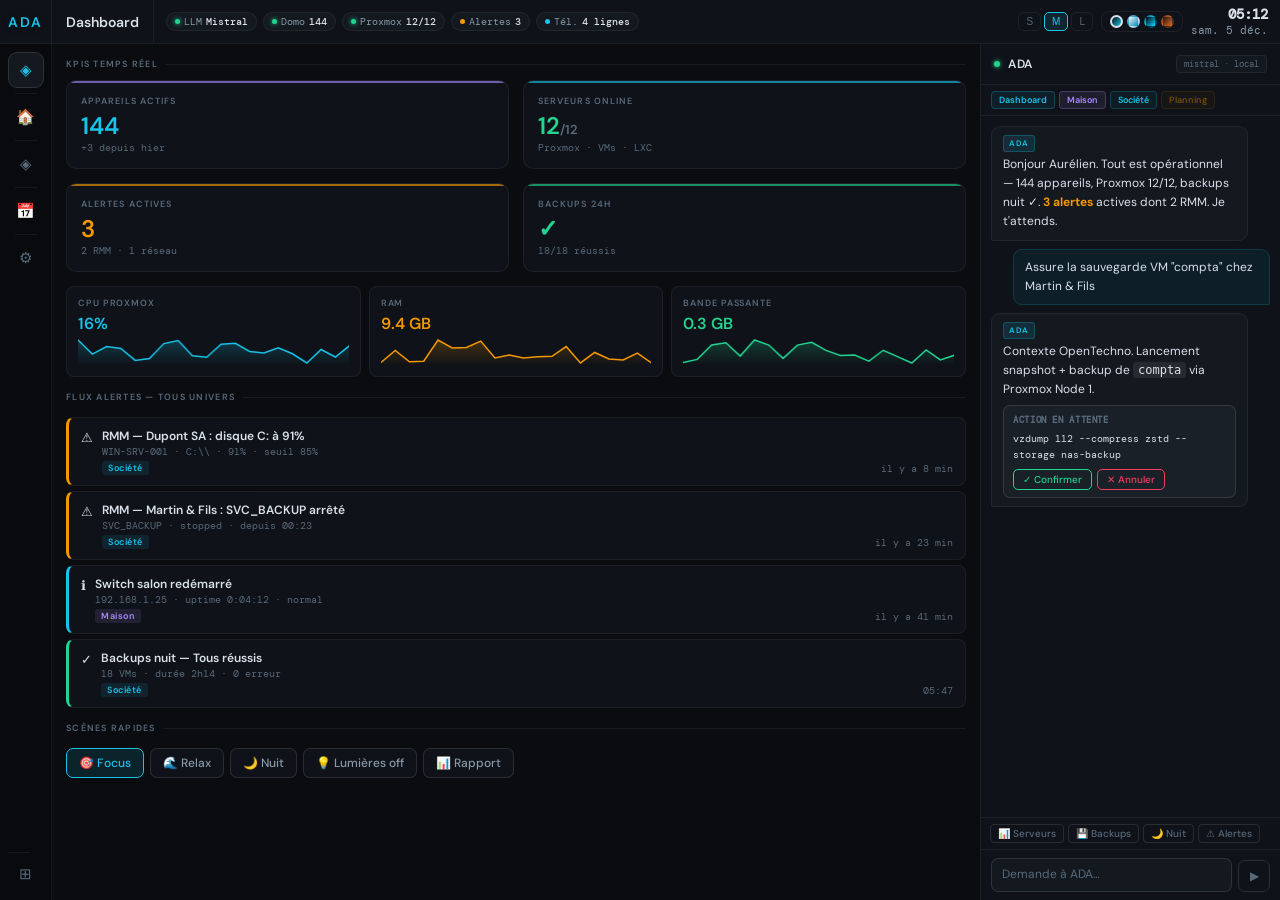
<file: dev/ada-v3.html>
<!DOCTYPE html>
<html lang="fr" data-theme="dark" data-density="normal">
<head>
<meta charset="UTF-8">
<meta name="viewport" content="width=device-width, initial-scale=1.0">
<title>ADA v3</title>
<link rel="preconnect" href="https://fonts.googleapis.com">
<link href="https://fonts.googleapis.com/css2?family=DM+Sans:wght@300;400;500;600&family=DM+Mono:wght@400;500&display=swap" rel="stylesheet">
<style>
/* ═══════════════════════════════════════════
   TOKENS — 4 thèmes
═══════════════════════════════════════════ */
:root,[data-theme="dark"]{
  --bg:       #0a0c10;
  --nav-bg:   #080a0d;
  --surface:  #0f1218;
  --surface2: #141920;
  --surface3: #1a2028;
  --border:   rgba(255,255,255,.06);
  --border-hi:rgba(255,255,255,.11);
  --text:     #d8e0ea;
  --text-dim: #58697a;
  --text-mid: #8899a8;
  --accent:   #17c3e8;
  --glow:     rgba(23,195,232,.12);
  --red:      #f04060;
  --orange:   #f59800;
  --green:    #22d490;
  --topbar-h: 44px;
  --nav-w:    52px;
  --chat-w:   300px;
}
[data-theme="light"]{
  --bg:#f2f4f7;--nav-bg:#ffffff;--surface:#ffffff;--surface2:#f7f9fc;
  --surface3:#eef1f5;--border:rgba(0,0,0,.07);--border-hi:rgba(0,0,0,.13);
  --text:#1a2332;--text-dim:#9aaabb;--text-mid:#6a7a8a;
  --accent:#0088bb;--glow:rgba(0,136,187,.1);
  --red:#d42b50;--orange:#c96f00;--green:#00a060;
}
[data-theme="midnight"]{
  --bg:#00030a;--nav-bg:#010610;--surface:#030c1a;--surface2:#060f22;
  --surface3:#0a162e;--border:rgba(0,210,255,.07);--border-hi:rgba(0,210,255,.15);
  --text:#b0d0ee;--text-dim:#1e405a;--text-mid:#4a7090;
  --accent:#00d8ff;--glow:rgba(0,216,255,.15);
  --red:#ff2255;--orange:#ffaa00;--green:#00ffaa;
}
[data-theme="graphite"]{
  --bg:#181818;--nav-bg:#121212;--surface:#222;--surface2:#2a2a2a;
  --surface3:#323232;--border:rgba(255,255,255,.07);--border-hi:rgba(255,255,255,.14);
  --text:#e5e5e5;--text-dim:#555;--text-mid:#888;
  --accent:#e8651a;--glow:rgba(232,101,26,.14);
  --red:#f07070;--orange:#f0b030;--green:#60d060;
}

/* ═══════════════════════════════════════════
   DENSITY
═══════════════════════════════════════════ */
[data-density="compact"]     { --sp:6px;  --sp2:10px; --fs:11px; --fs-lg:13px; }
[data-density="normal"]      { --sp:10px; --sp2:14px; --fs:12px; --fs-lg:14px; }
[data-density="comfortable"] { --sp:14px; --sp2:18px; --fs:13px; --fs-lg:16px; }

/* ═══════════════════════════════════════════
   RESET
═══════════════════════════════════════════ */
*,*::before,*::after{margin:0;padding:0;box-sizing:border-box}
html,body{height:100%;overflow:hidden;background:var(--bg);color:var(--text);
  font-family:'DM Sans',sans-serif;font-size:var(--fs,12px);}

/* ═══════════════════════════════════════════
   APP SHELL
═══════════════════════════════════════════ */
#app{
  display:grid;
  grid-template-rows:var(--topbar-h) 1fr;
  grid-template-columns:var(--nav-w) 1fr var(--chat-w);
  height:100vh;
  transition:grid-template-columns .3s cubic-bezier(.4,0,.2,1);
}
#app.chat-full{
  grid-template-columns:var(--nav-w) 180px 1fr;
}

/* ═══════════════════════════════════════════
   TOPBAR
═══════════════════════════════════════════ */
#topbar{
  grid-column:1/-1;
  background:var(--surface);
  border-bottom:1px solid var(--border);
  display:flex;align-items:center;
  padding:0 12px 0 0;
  gap:0;z-index:50;
}
.tb-logo{
  width:var(--nav-w);height:var(--topbar-h);
  display:flex;align-items:center;justify-content:center;
  border-right:1px solid var(--border);flex-shrink:0;
}
.tb-logo-txt{
  font-size:14px;font-weight:600;letter-spacing:.12em;
  color:var(--accent);text-shadow:0 0 16px var(--glow);
}
.tb-crumb{
  padding:0 14px;height:100%;
  display:flex;align-items:center;gap:7px;
  font-size:var(--fs,12px);font-weight:500;color:var(--text-mid);
  border-right:1px solid var(--border);
}
.tb-crumb-uni{color:var(--text);font-size:var(--fs-lg,14px);font-weight:600;}
.tb-crumb-sep{opacity:.35;font-size:10px;}
.tb-status{display:flex;align-items:center;gap:6px;padding:0 12px;flex:1;}
.status-pill{
  display:flex;align-items:center;gap:4px;
  font-family:'DM Mono',monospace;font-size:10px;color:var(--text-mid);
  padding:2px 8px;border:1px solid var(--border);border-radius:20px;
  background:var(--surface2);
}
.status-pill b{color:var(--text);font-weight:500;}
.s-dot{width:5px;height:5px;border-radius:50%;flex-shrink:0;}
.dot-g{background:var(--green);box-shadow:0 0 5px var(--green);}
.dot-o{background:var(--orange);}
.dot-r{background:var(--red);box-shadow:0 0 5px var(--red);}
.dot-a{background:var(--accent);}
.tb-right{display:flex;align-items:center;gap:8px;}
.clock{
  font-family:'DM Mono',monospace;font-size:11px;color:var(--text-mid);text-align:right;
}
.clock b{color:var(--text);font-size:14px;display:block;line-height:1.15;}

/* Theme dots */
.theme-row{display:flex;gap:4px;padding:3px 8px;border:1px solid var(--border);border-radius:8px;}
.t-dot{
  width:13px;height:13px;border-radius:50%;cursor:pointer;
  border:2px solid transparent;transition:transform .12s,border-color .12s;
}
.t-dot:hover{transform:scale(1.25);}
.t-dot.on{border-color:var(--text);}
.t-dot[data-t="dark"]    {background:linear-gradient(135deg,#0a0c10,#17c3e8);}
.t-dot[data-t="light"]   {background:linear-gradient(135deg,#f2f4f7,#0088bb);}
.t-dot[data-t="midnight"]{background:linear-gradient(135deg,#00030a,#00d8ff);}
.t-dot[data-t="graphite"]{background:linear-gradient(135deg,#181818,#e8651a);}

/* Density */
.density-row{display:flex;gap:3px;}
.d-btn{
  padding:3px 7px;border-radius:5px;font-size:10px;font-weight:500;
  border:1px solid var(--border);background:transparent;color:var(--text-dim);cursor:pointer;
  transition:all .12s;
}
.d-btn.on{border-color:var(--accent);color:var(--accent);background:var(--glow);}
.d-btn:hover{color:var(--text);}

/* ═══════════════════════════════════════════
   NAV STRIP
═══════════════════════════════════════════ */
#nav{
  background:var(--nav-bg);
  border-right:1px solid var(--border);
  display:flex;flex-direction:column;align-items:center;
  padding:8px 0;gap:2px;z-index:40;
}
.nav-btn{
  width:36px;height:36px;border-radius:9px;
  display:flex;align-items:center;justify-content:center;
  cursor:pointer;font-size:15px;position:relative;
  border:1px solid transparent;color:var(--text-dim);
  transition:all .15s;flex-shrink:0;
}
.nav-btn:hover{background:var(--surface2);color:var(--text);}
.nav-btn.on{
  background:var(--surface2);color:var(--accent);
  border-color:var(--border-hi);
}
.nav-btn[data-c]::after{
  content:'';position:absolute;left:0;top:50%;transform:translateY(-50%);
  width:2px;border-radius:2px;background:var(--u-color,var(--accent));
  height:0;transition:height .2s;
}
.nav-btn[data-c].on::after{height:18px;}

/* Universe color accents on nav */
.nav-btn[data-uni="home"]   {--u-color:#a888ff;}
.nav-btn[data-uni="co"]     {--u-color:var(--accent);}
.nav-btn[data-uni="plan"]   {--u-color:var(--orange);}
.nav-btn[data-uni="tools"]  {--u-color:var(--green);}

.nav-btn[data-uni="home"].on  {color:#a888ff;border-color:rgba(168,136,255,.3);}
.nav-btn[data-uni="co"].on    {color:var(--accent);border-color:rgba(23,195,232,.3);}
.nav-btn[data-uni="plan"].on  {color:var(--orange);border-color:rgba(245,152,0,.3);}
.nav-btn[data-uni="tools"].on {color:var(--green);border-color:rgba(34,212,144,.3);}

/* Tooltip */
.nav-tip{
  position:absolute;left:calc(100% + 9px);
  background:var(--surface3);border:1px solid var(--border-hi);
  padding:3px 9px;border-radius:6px;font-size:10px;font-weight:500;
  white-space:nowrap;pointer-events:none;
  opacity:0;transform:translateX(-3px);transition:all .12s;
  z-index:200;color:var(--text);
}
.nav-btn:hover .nav-tip{opacity:1;transform:none;}

.nav-sep{width:22px;height:1px;background:var(--border);margin:3px 0;}
.nav-bottom{margin-top:auto;}

/* ═══════════════════════════════════════════
   CONTENT AREA
═══════════════════════════════════════════ */
#content{overflow:hidden;display:flex;flex-direction:column;}

/* Universe panel */
.uni-panel{display:none;flex-direction:column;height:100%;}
.uni-panel.on{display:flex;}

/* Sub-tab bar */
.subtab-bar{
  display:flex;gap:1px;padding:0 14px;
  border-bottom:1px solid var(--border);flex-shrink:0;
}
.stab{
  padding:var(--sp2,14px) 12px;
  font-size:var(--fs,12px);font-weight:500;color:var(--text-dim);
  cursor:pointer;border-bottom:2px solid transparent;
  transition:all .14s;white-space:nowrap;
}
.stab:hover{color:var(--text);}
.stab.on{color:var(--accent);border-bottom-color:var(--accent);}

/* Sub views */
.subview{display:none;flex:1;overflow-y:auto;padding:var(--sp2,14px);}
.subview.on{display:block;}

/* ═══════════════════════════════════════════
   DASHBOARD
═══════════════════════════════════════════ */
.dash-grid{
  display:grid;
  grid-template-columns:1fr 1fr;
  gap:var(--sp2,14px);
}
.kpi{
  background:var(--surface);border:1px solid var(--border);
  border-radius:10px;padding:var(--sp2,14px);cursor:pointer;
  position:relative;overflow:hidden;transition:border-color .15s,box-shadow .15s;
}
.kpi::before{
  content:'';position:absolute;top:0;left:0;right:0;height:2px;
  background:var(--k-c,var(--accent));opacity:.65;
}
.kpi:hover{border-color:var(--border-hi);box-shadow:0 0 20px var(--glow);}
.kpi-l{font-size:9px;font-weight:600;text-transform:uppercase;letter-spacing:.12em;
  color:var(--text-dim);margin-bottom:7px;}
.kpi-v{font-size:24px;font-weight:600;line-height:1;}
.kpi-s{font-size:10px;color:var(--text-dim);margin-top:3px;font-family:'DM Mono',monospace;}
.c-accent{color:var(--accent);}
.c-green{color:var(--green);}
.c-orange{color:var(--orange);}
.c-red{color:var(--red);}

/* Alert feed */
.alert-feed{display:flex;flex-direction:column;gap:5px;margin-top:var(--sp2,14px);}
.alert-row{
  background:var(--surface);border:1px solid var(--border);border-radius:8px;
  padding:var(--sp,10px) 12px;display:flex;gap:9px;align-items:flex-start;
  cursor:pointer;transition:border-color .14s,background .14s;
}
.alert-row:hover{background:var(--surface2);border-color:var(--border-hi);}
.alert-row.warn{border-left:3px solid var(--orange);}
.alert-row.crit{border-left:3px solid var(--red);}
.alert-row.info{border-left:3px solid var(--accent);}
.alert-row.ok  {border-left:3px solid var(--green);}
.al-ico{font-size:13px;flex-shrink:0;margin-top:1px;}
.al-body{flex:1;min-width:0;}
.al-title{font-size:var(--fs,12px);font-weight:600;margin-bottom:1px;}
.al-desc{font-size:10px;color:var(--text-dim);font-family:'DM Mono',monospace;
  white-space:nowrap;overflow:hidden;text-overflow:ellipsis;}
.al-foot{display:flex;align-items:center;gap:6px;margin-top:3px;}
.utag{font-size:9px;font-weight:600;padding:1px 6px;border-radius:3px;letter-spacing:.06em;}
.utag-dash{background:rgba(23,195,232,.1);color:var(--accent);}
.utag-home{background:rgba(168,136,255,.12);color:#a888ff;}
.utag-co  {background:rgba(23,195,232,.1);color:var(--accent);}
.al-time{font-size:10px;color:var(--text-dim);font-family:'DM Mono',monospace;margin-left:auto;}

/* Sparklines row */
.spark-row{display:flex;gap:8px;margin-top:var(--sp2,14px);}
.spark-card{
  flex:1;background:var(--surface);border:1px solid var(--border);
  border-radius:8px;padding:var(--sp,10px) 11px;
}
.sk-l{font-size:9px;font-weight:600;text-transform:uppercase;letter-spacing:.1em;
  color:var(--text-dim);margin-bottom:4px;}
.sk-v{font-size:16px;font-weight:600;margin-bottom:4px;}
canvas.spark{width:100%!important;height:28px!important;display:block;}

/* Scenes */
.scene-row{display:flex;flex-wrap:wrap;gap:6px;margin-top:var(--sp2,14px);}
.scene-btn{
  padding:6px 12px;border-radius:7px;border:1px solid var(--border-hi);
  background:var(--surface);color:var(--text-mid);font-family:'DM Sans',sans-serif;
  font-size:var(--fs,12px);font-weight:500;cursor:pointer;
  display:flex;align-items:center;gap:5px;transition:all .13s;
}
.scene-btn:hover{border-color:var(--accent);color:var(--accent);background:var(--glow);}
.scene-btn.on{border-color:var(--accent);color:var(--accent);background:var(--glow);}

/* ═══════════════════════════════════════════
   MAISON — toggles
═══════════════════════════════════════════ */
.toggle-grid{display:grid;grid-template-columns:1fr 1fr;gap:6px;}
.toggle-item{
  background:var(--surface);border:1px solid var(--border);border-radius:8px;
  padding:var(--sp,10px) 11px;display:flex;align-items:center;justify-content:space-between;
  cursor:pointer;transition:border-color .13s;
}
.toggle-item:hover{border-color:var(--border-hi);}
.ti-n{font-size:var(--fs,12px);font-weight:500;}
.ti-s{font-size:10px;color:var(--text-dim);font-family:'DM Mono',monospace;margin-top:1px;}
.sw{
  width:28px;height:16px;border-radius:8px;border:1px solid var(--border-hi);
  background:var(--surface3);position:relative;cursor:pointer;transition:all .2s;flex-shrink:0;
}
.sw::after{
  content:'';position:absolute;width:10px;height:10px;border-radius:50%;
  background:var(--text-dim);top:2px;left:2px;transition:all .2s;
}
.sw.on{background:rgba(34,212,144,.15);border-color:var(--green);}
.sw.on::after{background:var(--green);left:14px;box-shadow:0 0 5px var(--green);}

/* ═══════════════════════════════════════════
   NODES (infra)
═══════════════════════════════════════════ */
.node-grid{display:grid;grid-template-columns:repeat(3,1fr);gap:6px;}
.node{
  background:var(--surface);border:1px solid var(--border);border-radius:8px;
  padding:8px 10px;display:flex;align-items:center;gap:8px;cursor:pointer;
  transition:border-color .13s;
}
.node:hover{border-color:var(--border-hi);}
.nd{width:6px;height:6px;border-radius:50%;flex-shrink:0;}
.nd-ok{background:var(--green);box-shadow:0 0 5px var(--green);}
.nd-w {background:var(--orange);box-shadow:0 0 5px var(--orange);}
.nd-x {background:var(--red);}
.nn{font-size:11px;font-weight:500;}
.ns{font-size:10px;color:var(--text-dim);font-family:'DM Mono',monospace;margin-top:1px;}

/* ═══════════════════════════════════════════
   PLANNING
═══════════════════════════════════════════ */
.plan-list{display:flex;flex-direction:column;gap:5px;}
.plan-item{
  background:var(--surface);border:1px solid var(--border);border-radius:8px;
  padding:var(--sp,10px) 12px;display:flex;gap:11px;align-items:flex-start;
  cursor:pointer;transition:border-color .13s;
}
.plan-item:hover{border-color:var(--border-hi);}
.plan-t{font-family:'DM Mono',monospace;font-size:11px;color:var(--accent);
  min-width:42px;font-weight:500;padding-top:1px;}
.plan-ti{font-size:var(--fs,12px);font-weight:500;}
.plan-d{font-size:10px;color:var(--text-dim);margin-top:1px;}
.plan-dot{width:5px;height:5px;border-radius:50%;flex-shrink:0;margin-top:4px;}

/* ═══════════════════════════════════════════
   SECTION LABEL
═══════════════════════════════════════════ */
.sec{
  font-size:9px;font-weight:600;text-transform:uppercase;letter-spacing:.14em;
  color:var(--text-dim);margin-bottom:var(--sp,10px);margin-top:var(--sp2,14px);
  display:flex;align-items:center;gap:8px;
}
.sec:first-child{margin-top:0;}
.sec::after{content:'';flex:1;height:1px;background:var(--border);}

/* ═══════════════════════════════════════════
   CHAT PANEL
═══════════════════════════════════════════ */
#chat{
  background:var(--surface);border-left:1px solid var(--border);
  display:flex;flex-direction:column;position:relative;overflow:hidden;
}

/* Toggle button on seam */
#chat-toggle{
  position:absolute;top:50%;left:-13px;transform:translateY(-50%);
  width:13px;height:36px;
  background:var(--surface3);border:1px solid var(--border-hi);
  border-right:none;border-radius:5px 0 0 5px;
  cursor:pointer;display:flex;align-items:center;justify-content:center;
  font-size:9px;color:var(--text-dim);z-index:20;
  transition:color .13s,background .13s;
}
#chat-toggle:hover{color:var(--accent);background:var(--surface2);}

.chat-head{
  padding:11px 13px;border-bottom:1px solid var(--border);
  display:flex;align-items:center;gap:8px;flex-shrink:0;
}
.chat-head-title{font-size:12px;font-weight:600;letter-spacing:.06em;}
.chat-model{
  margin-left:auto;font-family:'DM Mono',monospace;font-size:9px;color:var(--text-dim);
  background:var(--surface2);border:1px solid var(--border);padding:2px 7px;border-radius:4px;
}
.pulse{animation:pulse 2s infinite;}
@keyframes pulse{0%,100%{opacity:1;transform:scale(1)}50%{opacity:.4;transform:scale(.7)}}

.ctx-bar{
  padding:6px 10px;border-bottom:1px solid var(--border);
  display:flex;gap:4px;flex-wrap:wrap;flex-shrink:0;
}
.ctx-tag{
  font-size:9px;font-weight:600;padding:2px 7px;border-radius:4px;
  cursor:pointer;border:1px solid transparent;opacity:.42;transition:opacity .12s;
}
.ctx-tag.on{opacity:1;}
.ct-dash{background:rgba(23,195,232,.08);color:var(--accent);border-color:rgba(23,195,232,.25);}
.ct-home{background:rgba(168,136,255,.1);color:#a888ff;border-color:rgba(168,136,255,.28);}
.ct-co  {background:rgba(23,195,232,.06);color:var(--accent);border-color:rgba(23,195,232,.22);}
.ct-plan{background:rgba(245,152,0,.08);color:var(--orange);border-color:rgba(245,152,0,.25);}

#chat-msgs{
  flex:1;overflow-y:auto;padding:10px;
  display:flex;flex-direction:column;gap:8px;
}
.msg{
  max-width:92%;font-size:var(--fs,12px);line-height:1.6;
  padding:8px 11px;border-radius:9px;animation:fi .18s ease;
}
@keyframes fi{from{opacity:0;transform:translateY(3px)}to{opacity:1;transform:none}}
.msg-ada{
  background:var(--surface2);border:1px solid var(--border);
  border-radius:9px 9px 9px 2px;align-self:flex-start;
}
.msg-ada .from{
  font-size:9px;color:var(--accent);font-weight:600;letter-spacing:.1em;
  margin-bottom:3px;display:flex;align-items:center;gap:4px;
}
.msg-ada .from::after{
  content:'ADA';font-size:8px;
  background:rgba(23,195,232,.12);border:1px solid rgba(23,195,232,.25);
  padding:1px 5px;border-radius:3px;letter-spacing:.14em;
}
.msg-user{
  background:rgba(23,195,232,.07);border:1px solid rgba(23,195,232,.16);
  border-radius:9px 9px 2px 9px;align-self:flex-end;
}
.action-card{
  background:var(--surface3);border:1px solid var(--border-hi);
  border-radius:7px;padding:7px 9px;margin-top:6px;
  font-size:10px;font-family:'DM Mono',monospace;
}
.ac-lbl{color:var(--text-dim);font-size:9px;margin-bottom:3px;font-weight:600;letter-spacing:.07em;}
.ac-btns{display:flex;gap:5px;margin-top:6px;}
.ac-btn{
  padding:3px 9px;border-radius:5px;border:1px solid var(--border-hi);
  background:transparent;color:var(--text);font-family:'DM Sans',sans-serif;
  font-size:10px;font-weight:500;cursor:pointer;transition:all .11s;
}
.ac-btn.ok{border-color:var(--green);color:var(--green);}
.ac-btn.ok:hover{background:rgba(34,212,144,.1);}
.ac-btn.ko{border-color:var(--red);color:var(--red);}
.ac-btn.ko:hover{background:rgba(240,64,96,.1);}

#typing{
  display:none;align-self:flex-start;
  background:var(--surface2);border:1px solid var(--border);
  border-radius:9px;padding:9px 12px;
}
#typing.on{display:flex;gap:3px;align-items:center;}
.td{width:4px;height:4px;border-radius:50%;background:var(--text-dim);
  animation:td 1.2s infinite;}
.td:nth-child(2){animation-delay:.2s;}
.td:nth-child(3){animation-delay:.4s;}
@keyframes td{0%,60%,100%{transform:none;opacity:.4}30%{transform:translateY(-3px);opacity:1}}

.quick-bar{
  padding:6px 9px;border-top:1px solid var(--border);
  display:flex;gap:4px;flex-wrap:wrap;flex-shrink:0;
}
.qp{
  font-size:10px;font-weight:500;padding:2px 7px;border-radius:4px;
  border:1px solid var(--border-hi);background:transparent;color:var(--text-dim);
  cursor:pointer;font-family:'DM Sans',sans-serif;transition:all .11s;
}
.qp:hover{color:var(--text);border-color:var(--accent);}

.chat-input-row{
  padding:8px 10px;border-top:1px solid var(--border);
  display:flex;gap:6px;align-items:flex-end;flex-shrink:0;
}
#chat-input{
  flex:1;background:var(--surface2);border:1px solid var(--border-hi);
  border-radius:7px;color:var(--text);font-family:'DM Sans',sans-serif;
  font-size:var(--fs,12px);padding:7px 10px;resize:none;outline:none;
  min-height:34px;max-height:80px;transition:border-color .14s;
}
#chat-input:focus{border-color:var(--accent);box-shadow:0 0 0 2px var(--glow);}
#chat-input::placeholder{color:var(--text-dim);}
.send-btn{
  width:32px;height:32px;border-radius:7px;border:1px solid var(--border-hi);
  background:transparent;color:var(--text-dim);cursor:pointer;font-size:12px;
  display:flex;align-items:center;justify-content:center;transition:all .13s;
}
.send-btn:hover{color:var(--accent);border-color:var(--accent);background:var(--glow);}

/* ═══════════════════════════════════════════
   MINI DASH (when chat expanded)
═══════════════════════════════════════════ */
#mini-dash{
  display:none;flex-direction:column;border-right:1px solid var(--border);
  background:var(--surface);overflow-y:auto;
}
#app.chat-full #mini-dash{display:flex;}
#app.chat-full #content{display:none;}

.mini-head{
  padding:8px 10px 6px;font-size:9px;text-transform:uppercase;
  letter-spacing:.14em;color:var(--text-dim);font-weight:600;
  border-bottom:1px solid var(--border);
}
.mini-kpi{
  padding:7px 9px;border-bottom:1px solid var(--border);cursor:pointer;
  transition:background .12s;
}
.mini-kpi:hover{background:var(--surface2);}
.mk-l{font-size:9px;color:var(--text-dim);font-weight:600;text-transform:uppercase;letter-spacing:.1em;}
.mk-v{font-size:16px;font-weight:600;line-height:1.3;}
.mini-alert{
  padding:6px 9px;border-bottom:1px solid var(--border);
  font-size:10px;font-weight:500;cursor:pointer;
  display:flex;align-items:center;gap:5px;color:var(--text-dim);
  transition:color .11s,background .11s;
}
.mini-alert:hover{color:var(--text);background:var(--surface2);}
.ma-dot{width:5px;height:5px;border-radius:50%;flex-shrink:0;}

/* Scrollbars */
::-webkit-scrollbar{width:3px;}
::-webkit-scrollbar-track{background:transparent;}
::-webkit-scrollbar-thumb{background:var(--border-hi);border-radius:2px;}
</style>
</head>
<body>
<div id="app">

<!-- ═══ TOPBAR ═══ -->
<header id="topbar">
  <div class="tb-logo"><span class="tb-logo-txt">ADA</span></div>

  <div class="tb-crumb">
    <span class="tb-crumb-uni" id="bc-uni">Dashboard</span>
    <span class="tb-crumb-sep" id="bc-sep" style="display:none">›</span>
    <span id="bc-sub" style="display:none"></span>
  </div>

  <div class="tb-status">
    <div class="status-pill"><div class="s-dot dot-g pulse"></div>LLM <b>Mistral</b></div>
    <div class="status-pill"><div class="s-dot dot-g"></div>Domo <b>144</b></div>
    <div class="status-pill"><div class="s-dot dot-g"></div>Proxmox <b>12/12</b></div>
    <div class="status-pill"><div class="s-dot dot-o"></div>Alertes <b>3</b></div>
    <div class="status-pill"><div class="s-dot dot-a"></div>Tél. <b>4 lignes</b></div>
  </div>

  <div class="tb-right">
    <!-- Density -->
    <div class="density-row">
      <button class="d-btn" data-d="compact">S</button>
      <button class="d-btn on" data-d="normal">M</button>
      <button class="d-btn" data-d="comfortable">L</button>
    </div>
    <!-- Themes -->
    <div class="theme-row">
      <div class="t-dot on" data-t="dark"    onclick="setTheme(this)"></div>
      <div class="t-dot"    data-t="light"   onclick="setTheme(this)"></div>
      <div class="t-dot"    data-t="midnight"onclick="setTheme(this)"></div>
      <div class="t-dot"    data-t="graphite"onclick="setTheme(this)"></div>
    </div>
    <!-- Clock -->
    <div class="clock"><b id="clock">--:--</b><span id="datestr"></span></div>
  </div>
</header>

<!-- ═══ NAV ═══ -->
<nav id="nav">
  <div class="nav-btn on" data-uni="dash" onclick="goUni('dash',this)">
    ◈<span class="nav-tip">Dashboard</span>
  </div>
  <div class="nav-sep"></div>
  <div class="nav-btn" data-uni="home" data-c onclick="goUni('home',this)">
    🏠<span class="nav-tip">Maison</span>
  </div>
  <div class="nav-sep"></div>
  <div class="nav-btn" data-uni="co" data-c onclick="goUni('co',this)">
    ◈<span class="nav-tip">Société</span>
  </div>
  <div class="nav-sep"></div>
  <div class="nav-btn" data-uni="plan" data-c onclick="goUni('plan',this)">
    📅<span class="nav-tip">Planification</span>
  </div>
  <div class="nav-sep"></div>
  <div class="nav-btn" data-uni="tools" data-c onclick="goUni('tools',this)">
    ⚙<span class="nav-tip">Outils</span>
  </div>
  <div class="nav-bottom">
    <div class="nav-sep"></div>
    <div class="nav-btn" onclick="inject('Ouvrir les paramètres')">
      ⊞<span class="nav-tip">Profils</span>
    </div>
  </div>
</nav>

<!-- ═══ CONTENT ═══ -->
<div id="content">

  <!-- ── DASHBOARD ── -->
  <div class="uni-panel on" id="uni-dash">
    <div class="subview on" style="padding:var(--sp2,14px)">

      <div class="sec">KPIs temps réel</div>
      <div class="dash-grid">
        <div class="kpi" style="--k-c:#a888ff" onclick="inject('État des appareils domotique')">
          <div class="kpi-l">Appareils actifs</div>
          <div class="kpi-v c-accent">144</div>
          <div class="kpi-s">+3 depuis hier</div>
        </div>
        <div class="kpi" style="--k-c:var(--accent)" onclick="inject('État des serveurs Proxmox')">
          <div class="kpi-l">Serveurs online</div>
          <div class="kpi-v c-green">12<span style="font-size:13px;color:var(--text-dim)">/12</span></div>
          <div class="kpi-s">Proxmox · VMs · LXC</div>
        </div>
        <div class="kpi" style="--k-c:var(--orange)" onclick="inject('Résumé des alertes actives')">
          <div class="kpi-l">Alertes actives</div>
          <div class="kpi-v c-orange">3</div>
          <div class="kpi-s">2 RMM · 1 réseau</div>
        </div>
        <div class="kpi" style="--k-c:var(--green)" onclick="inject('Rapport backups de la nuit')">
          <div class="kpi-l">Backups 24h</div>
          <div class="kpi-v c-green">✓</div>
          <div class="kpi-s">18/18 réussis</div>
        </div>
      </div>

      <div class="spark-row">
        <div class="spark-card">
          <div class="sk-l">CPU Proxmox</div>
          <div class="sk-v c-accent">16%</div>
          <canvas class="spark" id="sp1"></canvas>
        </div>
        <div class="spark-card">
          <div class="sk-l">RAM</div>
          <div class="sk-v c-orange">9.4 GB</div>
          <canvas class="spark" id="sp2"></canvas>
        </div>
        <div class="spark-card">
          <div class="sk-l">Bande passante</div>
          <div class="sk-v c-green">0.3 GB</div>
          <canvas class="spark" id="sp3"></canvas>
        </div>
      </div>

      <div class="sec" style="margin-top:var(--sp2)">Flux alertes — tous univers</div>
      <div class="alert-feed">
        <div class="alert-row warn" onclick="inject('Détaille l\'alerte RMM Dupont SA')">
          <div class="al-ico">⚠</div>
          <div class="al-body">
            <div class="al-title">RMM — Dupont SA : disque C: à 91%</div>
            <div class="al-desc">WIN-SRV-001 · C:\\ · 91% · seuil 85%</div>
            <div class="al-foot"><span class="utag utag-co">Société</span><span class="al-time">il y a 8 min</span></div>
          </div>
        </div>
        <div class="alert-row warn" onclick="inject('Alerte Martin & Fils service backup arrêté')">
          <div class="al-ico">⚠</div>
          <div class="al-body">
            <div class="al-title">RMM — Martin & Fils : SVC_BACKUP arrêté</div>
            <div class="al-desc">SVC_BACKUP · stopped · depuis 00:23</div>
            <div class="al-foot"><span class="utag utag-co">Société</span><span class="al-time">il y a 23 min</span></div>
          </div>
        </div>
        <div class="alert-row info" onclick="inject('État réseau domestique')">
          <div class="al-ico">ℹ</div>
          <div class="al-body">
            <div class="al-title">Switch salon redémarré</div>
            <div class="al-desc">192.168.1.25 · uptime 0:04:12 · normal</div>
            <div class="al-foot"><span class="utag utag-home">Maison</span><span class="al-time">il y a 41 min</span></div>
          </div>
        </div>
        <div class="alert-row ok">
          <div class="al-ico">✓</div>
          <div class="al-body">
            <div class="al-title">Backups nuit — Tous réussis</div>
            <div class="al-desc">18 VMs · durée 2h14 · 0 erreur</div>
            <div class="al-foot"><span class="utag utag-co">Société</span><span class="al-time">05:47</span></div>
          </div>
        </div>
      </div>

      <div class="sec" style="margin-top:var(--sp2)">Scènes rapides</div>
      <div class="scene-row">
        <button class="scene-btn on" onclick="inject('Active le mode Focus');this.classList.toggle('on')">🎯 Focus</button>
        <button class="scene-btn" onclick="inject('Active le mode Relax');this.classList.toggle('on')">🌊 Relax</button>
        <button class="scene-btn" onclick="inject('Active le mode Nuit')">🌙 Nuit</button>
        <button class="scene-btn" onclick="inject('Éteins toutes les lumières')">💡 Lumières off</button>
        <button class="scene-btn" onclick="inject('Lance un rapport complet')">📊 Rapport</button>
      </div>

    </div>
  </div>

  <!-- ── MAISON ── -->
  <div class="uni-panel" id="uni-home">
    <div class="subtab-bar">
      <div class="stab on" onclick="goSub(this,'sub-domo')">Domotique</div>
      <div class="stab" onclick="goSub(this,'sub-cameras')">Caméras</div>
      <div class="stab" onclick="goSub(this,'sub-membres')">Membres</div>
      <div class="stab" onclick="goSub(this,'sub-courses')">Courses</div>
    </div>
    <div class="subview on" id="sub-domo">
      <div class="sec">Scènes</div>
      <div class="scene-row">
        <button class="scene-btn on">🎯 Focus</button>
        <button class="scene-btn" onclick="inject('Mode Relax')">🌊 Relax</button>
        <button class="scene-btn" onclick="inject('Mode Nuit')">🌙 Nuit</button>
      </div>
      <div class="sec">Appareils</div>
      <div class="toggle-grid">
        <div class="toggle-item"><div><div class="ti-n">🚗 Parking EXT</div><div class="ti-s">Zone extérieure</div></div><div class="sw" onclick="this.classList.toggle('on')"></div></div>
        <div class="toggle-item"><div><div class="ti-n">🚪 Portail</div><div class="ti-s">Accès principal</div></div><div class="sw" onclick="this.classList.toggle('on')"></div></div>
        <div class="toggle-item"><div><div class="ti-n">💡 Salon</div><div class="ti-s">3 ampoules</div></div><div class="sw on" onclick="this.classList.toggle('on')"></div></div>
        <div class="toggle-item"><div><div class="ti-n">💡 Bureau</div><div class="ti-s">2 ampoules</div></div><div class="sw on" onclick="this.classList.toggle('on')"></div></div>
        <div class="toggle-item"><div><div class="ti-n">🌡 Thermostat</div><div class="ti-s">20°C · cible 21°C</div></div><div class="sw on" onclick="this.classList.toggle('on')"></div></div>
        <div class="toggle-item"><div><div class="ti-n">🔐 Alarme</div><div class="ti-s">Désactivée</div></div><div class="sw" onclick="this.classList.toggle('on')"></div></div>
      </div>
    </div>
    <div class="subview" id="sub-cameras">
      <div class="sec">Flux caméras</div>
      <div style="display:grid;grid-template-columns:1fr 1fr;gap:8px;">
        <div style="background:var(--surface);border:1px solid var(--border);border-radius:8px;aspect-ratio:16/9;display:flex;align-items:center;justify-content:center;font-size:11px;color:var(--text-dim);cursor:pointer" onclick="inject('Flux caméra entrée principale')">📷 Entrée principale</div>
        <div style="background:var(--surface);border:1px solid var(--border);border-radius:8px;aspect-ratio:16/9;display:flex;align-items:center;justify-content:center;font-size:11px;color:var(--text-dim);cursor:pointer" onclick="inject('Flux caméra parking')">📷 Parking</div>
        <div style="background:var(--surface);border:1px solid var(--border);border-radius:8px;aspect-ratio:16/9;display:flex;align-items:center;justify-content:center;font-size:11px;color:var(--text-dim);cursor:pointer" onclick="inject('Flux caméra jardin')">📷 Jardin</div>
        <div style="background:var(--surface);border:1px solid var(--border);border-radius:8px;aspect-ratio:16/9;display:flex;align-items:center;justify-content:center;font-size:11px;color:var(--text-dim);cursor:pointer" onclick="inject('Flux caméra couloir')">📷 Couloir</div>
      </div>
    </div>
    <div class="subview" id="sub-membres">
      <div class="sec">Membres du foyer</div>
      <div style="display:flex;flex-direction:column;gap:5px">
        <div style="background:var(--surface);border:1px solid var(--border);border-radius:8px;padding:9px 12px;display:flex;align-items:center;gap:10px">
          <div style="width:26px;height:26px;border-radius:7px;background:var(--surface3);display:flex;align-items:center;justify-content:center;flex-shrink:0">👤</div>
          <div><div style="font-size:12px;font-weight:500">Aurélien</div><div style="font-size:10px;color:var(--text-dim)">Admin · Propriétaire</div></div>
          <div style="margin-left:auto;display:flex;align-items:center;gap:4px;font-size:10px;color:var(--text-dim)"><div class="nd nd-ok"></div>Présent</div>
        </div>
      </div>
    </div>
    <div class="subview" id="sub-courses">
      <div class="sec">Liste de courses</div>
      <div style="display:flex;flex-direction:column;gap:5px" id="shop-list">
        <div class="toggle-item" onclick="toggleShop(this)" style="cursor:pointer">
          <div style="display:flex;align-items:center;gap:9px">
            <div style="width:15px;height:15px;border-radius:4px;border:1px solid var(--border-hi);display:flex;align-items:center;justify-content:center;flex-shrink:0;font-size:10px" class="shop-chk"></div>
            <span class="ti-n">Lait</span>
          </div>
          <span class="ti-s">× 2</span>
        </div>
        <div class="toggle-item" onclick="toggleShop(this)" style="cursor:pointer">
          <div style="display:flex;align-items:center;gap:9px">
            <div style="width:15px;height:15px;border-radius:4px;border:1px solid var(--border-hi);display:flex;align-items:center;justify-content:center;flex-shrink:0;font-size:10px" class="shop-chk"></div>
            <span class="ti-n">Pain de mie</span>
          </div>
          <span class="ti-s">× 1</span>
        </div>
        <div class="toggle-item" onclick="toggleShop(this)" style="cursor:pointer;opacity:.45">
          <div style="display:flex;align-items:center;gap:9px">
            <div style="width:15px;height:15px;border-radius:4px;background:var(--green);border:1px solid var(--green);display:flex;align-items:center;justify-content:center;flex-shrink:0;font-size:10px;color:#000" class="shop-chk">✓</div>
            <span class="ti-n" style="text-decoration:line-through">Café</span>
          </div>
          <span class="ti-s">× 1</span>
        </div>
        <div class="toggle-item" onclick="toggleShop(this)" style="cursor:pointer">
          <div style="display:flex;align-items:center;gap:9px">
            <div style="width:15px;height:15px;border-radius:4px;border:1px solid var(--border-hi);display:flex;align-items:center;justify-content:center;flex-shrink:0;font-size:10px" class="shop-chk"></div>
            <span class="ti-n">Fruits</span>
          </div>
          <span class="ti-s">× 1 kg</span>
        </div>
      </div>
    </div>
  </div>

  <!-- ── SOCIÉTÉ ── -->
  <div class="uni-panel" id="uni-co">
    <div class="subtab-bar">
      <div class="stab on" onclick="goSub(this,'sub-infra')">Infrastructure</div>
      <div class="stab" onclick="goSub(this,'sub-rmm')">RMM Clients</div>
      <div class="stab" onclick="goSub(this,'sub-tel')">Téléphonie</div>
      <div class="stab" onclick="goSub(this,'sub-mkt')">Marketing</div>
    </div>
    <div class="subview on" id="sub-infra">
      <div class="sec">Nœuds infrastructure</div>
      <div class="node-grid">
        <div class="node"><div class="nd nd-ok"></div><div><div class="nn">Proxmox Node 1</div><div class="ns">CPU 18% · 12/32GB</div></div></div>
        <div class="node"><div class="nd nd-ok"></div><div><div class="nn">Proxmox Node 2</div><div class="ns">CPU 9% · 8/32GB</div></div></div>
        <div class="node"><div class="nd nd-ok"></div><div><div class="nn">NAS Sauvegarde</div><div class="ns">14.2 / 20 TB</div></div></div>
        <div class="node"><div class="nd nd-w"></div><div><div class="nn">Dupont SA</div><div class="ns">Disque C: 91% ⚠</div></div></div>
        <div class="node"><div class="nd nd-w"></div><div><div class="nn">Martin & Fils</div><div class="ns">SVC_BACKUP ⚠</div></div></div>
        <div class="node"><div class="nd nd-ok"></div><div><div class="nn">Serveur Tél.</div><div class="ns">4 lignes actives</div></div></div>
        <div class="node"><div class="nd nd-ok"></div><div><div class="nn">Ollama LLM</div><div class="ns">mistral · 4.2s avg</div></div></div>
        <div class="node"><div class="nd nd-ok"></div><div><div class="nn">ADA Web</div><div class="ns">Python · TLS OK</div></div></div>
        <div class="node"><div class="nd nd-ok"></div><div><div class="nn">DNS / Proxy</div><div class="ns">nginx · cert OK</div></div></div>
      </div>
    </div>
    <div class="subview" id="sub-rmm">
      <div class="sec">Clients RMM</div>
      <div class="node-grid" style="grid-template-columns:1fr 1fr">
        <div class="node" onclick="inject('Détail client Dupont SA')"><div class="nd nd-w"></div><div><div class="nn">Dupont SA</div><div class="ns">C: 91% · 1 alerte</div></div></div>
        <div class="node" onclick="inject('Détail client Martin & Fils')"><div class="nd nd-w"></div><div><div class="nn">Martin & Fils</div><div class="ns">SVC_BACKUP · 1 alerte</div></div></div>
      </div>
    </div>
    <div class="subview" id="sub-tel">
      <div class="sec">Téléphonie</div>
      <div style="color:var(--text-dim);font-size:12px;font-family:'DM Mono',monospace">4 lignes actives · 0 appel en cours</div>
    </div>
    <div class="subview" id="sub-mkt">
      <div class="sec">Marketing</div>
      <div style="color:var(--text-dim);font-size:12px">Module marketing — à connecter</div>
      <div class="scene-row" style="margin-top:var(--sp2)">
        <button class="scene-btn" onclick="inject('État des campagnes marketing')">📊 Rapport ADA</button>
      </div>
    </div>
  </div>

  <!-- ── PLANIFICATION ── -->
  <div class="uni-panel" id="uni-plan">
    <div class="subtab-bar">
      <div class="stab on" onclick="goSub(this,'sub-briefing')">Briefing</div>
      <div class="stab" onclick="goSub(this,'sub-agenda')">Agenda</div>
    </div>
    <div class="subview on" id="sub-briefing">
      <div class="sec">Briefing du jour</div>
      <div class="alert-feed">
        <div class="alert-row info" onclick="inject('Génère mon briefing complet du jour')">
          <div class="al-ico">☀</div>
          <div class="al-body">
            <div class="al-title">Samedi 31 Mai — Résumé ADA</div>
            <div class="al-desc">3 alertes · backups OK · météo Paris inconnue</div>
            <div class="al-foot"><span class="al-time">06:00</span></div>
          </div>
        </div>
      </div>
      <div class="scene-row" style="margin-top:var(--sp2)">
        <button class="scene-btn" onclick="inject('Génère mon briefing complet du jour')">⚡ Regénérer</button>
      </div>
    </div>
    <div class="subview" id="sub-agenda">
      <div class="sec">Agenda du jour</div>
      <div class="plan-list">
        <div class="plan-item"><div class="plan-t">09:00</div><div><div class="plan-ti">Revue infrastructure</div><div class="plan-d">OpenTechno · Proxmox + RMM</div></div><div class="plan-dot" style="background:var(--accent)"></div></div>
        <div class="plan-item"><div class="plan-t">11:30</div><div><div class="plan-ti">Point clients</div><div class="plan-d">Dupont SA · Martin & Fils</div></div><div class="plan-dot" style="background:var(--orange)"></div></div>
        <div class="plan-item"><div class="plan-t">14:00</div><div><div class="plan-ti">Temps libre</div><div class="plan-d">—</div></div><div class="plan-dot" style="background:var(--text-dim)"></div></div>
      </div>
      <div class="scene-row" style="margin-top:var(--sp2)">
        <button class="scene-btn" onclick="inject('Ajoute un événement dans le planificateur')">+ Ajouter via ADA</button>
      </div>
    </div>
  </div>

  <!-- ── OUTILS ── -->
  <div class="uni-panel" id="uni-tools">
    <div class="subtab-bar">
      <div class="stab on" onclick="goSub(this,'sub-skills')">Compétences</div>
      <div class="stab" onclick="goSub(this,'sub-mem')">Mémoire</div>
      <div class="stab" onclick="goSub(this,'sub-settings')">Paramètres</div>
    </div>
    <div class="subview on" id="sub-skills">
      <div class="sec">Skills actives</div>
      <div style="display:flex;flex-direction:column;gap:5px">
        <div class="node" style="display:flex"><div class="nd nd-ok"></div><div><div class="nn">Électronique maker</div><div class="ns">Arduino · ESP32 · capteurs</div></div></div>
        <div class="node" style="display:flex"><div class="nd nd-ok"></div><div><div class="nn">Domotique</div><div class="ns">Domoticz · HA · Kasa</div></div></div>
        <div class="node" style="display:flex"><div class="nd nd-ok"></div><div><div class="nn">Société / Dolibarr</div><div class="ns">CRM · facturation · RMM</div></div></div>
        <div class="node" style="display:flex"><div class="nd nd-ok"></div><div><div class="nn">Impression 3D</div><div class="ns">CAD · Bambu · Cura</div></div></div>
      </div>
    </div>
    <div class="subview" id="sub-mem">
      <div class="sec">Mémoire sémantique</div>
      <div style="color:var(--text-dim);font-size:12px">Module mémoire — à charger</div>
    </div>
    <div class="subview" id="sub-settings">
      <div class="sec">Paramètres ADA</div>
      <div style="color:var(--text-dim);font-size:12px">Paramètres — à charger</div>
    </div>
  </div>

</div><!-- /content -->

<!-- ═══ MINI DASH ═══ -->
<div id="mini-dash">
  <div class="mini-head">Résumé</div>
  <div class="mini-kpi" onclick="inject('État global des serveurs')">
    <div class="mk-l">Appareils</div><div class="mk-v c-accent">144</div>
  </div>
  <div class="mini-kpi" onclick="inject('Serveurs Proxmox')">
    <div class="mk-l">Serveurs</div><div class="mk-v c-green">12/12</div>
  </div>
  <div class="mini-kpi" onclick="inject('Résumé alertes')">
    <div class="mk-l">Alertes</div><div class="mk-v c-orange">3</div>
  </div>
  <div class="mini-head" style="margin-top:4px">Alertes</div>
  <div class="mini-alert" onclick="inject('Détail alerte Dupont SA')">
    <div class="ma-dot" style="background:var(--orange)"></div>Dupont SA — C: 91%
  </div>
  <div class="mini-alert" onclick="inject('Détail alerte Martin & Fils')">
    <div class="ma-dot" style="background:var(--orange)"></div>Martin & Fils — SVC
  </div>
  <div class="mini-alert" onclick="inject('État switch salon')">
    <div class="ma-dot" style="background:var(--accent)"></div>Switch salon redémarré
  </div>
</div>

<!-- ═══ CHAT ═══ -->
<div id="chat">
  <div id="chat-toggle" onclick="toggleChat()">◂</div>

  <div class="chat-head">
    <div class="s-dot dot-g pulse" style="width:6px;height:6px;border-radius:50%;flex-shrink:0"></div>
    <div class="chat-head-title">ADA</div>
    <div class="chat-model">mistral · local</div>
  </div>

  <div class="ctx-bar">
    <div class="ctx-tag ct-dash on" onclick="this.classList.toggle('on')">Dashboard</div>
    <div class="ctx-tag ct-home on" onclick="this.classList.toggle('on')">Maison</div>
    <div class="ctx-tag ct-co on" onclick="this.classList.toggle('on')">Société</div>
    <div class="ctx-tag ct-plan" onclick="this.classList.toggle('on')">Planning</div>
  </div>

  <div id="chat-msgs">
    <div class="msg msg-ada">
      <div class="from"></div>
      Bonjour Aurélien. Tout est opérationnel — 144 appareils, Proxmox 12/12, backups nuit ✓. <strong style="color:var(--orange)">3 alertes</strong> actives dont 2 RMM. Je t'attends.
    </div>
    <div class="msg msg-user">Assure la sauvegarde VM "compta" chez Martin & Fils</div>
    <div class="msg msg-ada">
      <div class="from"></div>
      Contexte OpenTechno. Lancement snapshot + backup de <code style="background:rgba(255,255,255,.07);padding:1px 5px;border-radius:3px">compta</code> via Proxmox Node 1.
      <div class="action-card">
        <div class="ac-lbl">ACTION EN ATTENTE</div>
        vzdump 112 --compress zstd --storage nas-backup
        <div class="ac-btns">
          <button class="ac-btn ok" onclick="confirmAct(this)">✓ Confirmer</button>
          <button class="ac-btn ko" onclick="cancelAct(this)">✕ Annuler</button>
        </div>
      </div>
    </div>
  </div>

  <div id="typing">
    <div class="td"></div><div class="td"></div><div class="td"></div>
  </div>

  <div class="quick-bar">
    <button class="qp" onclick="inject('État serveurs')">📊 Serveurs</button>
    <button class="qp" onclick="inject('Backups récents')">💾 Backups</button>
    <button class="qp" onclick="inject('Mode nuit')">🌙 Nuit</button>
    <button class="qp" onclick="inject('Alertes actives')">⚠ Alertes</button>
  </div>

  <div class="chat-input-row">
    <textarea id="chat-input" placeholder="Demande à ADA…" rows="1"
      onkeydown="handleKey(event)" oninput="autoResize(this)"></textarea>
    <button class="send-btn" onclick="sendMsg()">▶</button>
  </div>
</div>

</div><!-- /app -->

<script>
// ── Clock ──────────────────────────────────────────────────────
function tick(){
  const n=new Date();
  document.getElementById('clock').textContent=
    n.getHours().toString().padStart(2,'0')+':'+n.getMinutes().toString().padStart(2,'0');
  document.getElementById('datestr').textContent=
    n.toLocaleDateString('fr-FR',{weekday:'short',day:'numeric',month:'short'});
}
tick();setInterval(tick,10000);

// ── Theme ──────────────────────────────────────────────────────
function setTheme(el){
  document.documentElement.setAttribute('data-theme',el.dataset.t);
  document.querySelectorAll('.t-dot').forEach(d=>d.classList.remove('on'));
  el.classList.add('on');
  setTimeout(drawSparks,40);
}

// ── Density ────────────────────────────────────────────────────
document.querySelectorAll('.d-btn').forEach(btn=>{
  btn.addEventListener('click',()=>{
    document.documentElement.setAttribute('data-density',btn.dataset.d);
    document.querySelectorAll('.d-btn').forEach(b=>b.classList.remove('on'));
    btn.classList.add('on');
  });
});

// ── Universe nav ───────────────────────────────────────────────
const UNI_LABELS={dash:'Dashboard',home:'Maison',co:'Société',plan:'Planification',tools:'Outils'};

function goUni(id,btn){
  document.querySelectorAll('.nav-btn').forEach(b=>b.classList.remove('on'));
  btn.classList.add('on');
  document.querySelectorAll('.uni-panel').forEach(p=>p.classList.remove('on'));
  const panel=document.getElementById('uni-'+id);
  if(panel)panel.classList.add('on');
  document.getElementById('bc-uni').textContent=UNI_LABELS[id]||id;
  document.getElementById('bc-sep').style.display='none';
  document.getElementById('bc-sub').style.display='none';
}

// ── Sub-tabs ───────────────────────────────────────────────────
function goSub(el,subId){
  const panel=el.closest('.uni-panel');
  panel.querySelectorAll('.stab').forEach(s=>s.classList.remove('on'));
  el.classList.add('on');
  panel.querySelectorAll('.subview').forEach(v=>v.classList.remove('on'));
  const sub=document.getElementById(subId);
  if(sub)sub.classList.add('on');
  const labels={
    'sub-domo':'Domotique','sub-cameras':'Caméras','sub-membres':'Membres','sub-courses':'Courses',
    'sub-infra':'Infrastructure','sub-rmm':'RMM Clients','sub-tel':'Téléphonie','sub-mkt':'Marketing',
    'sub-briefing':'Briefing','sub-agenda':'Agenda',
    'sub-skills':'Compétences','sub-mem':'Mémoire','sub-settings':'Paramètres',
  };
  const sep=document.getElementById('bc-sep');
  const sub_el=document.getElementById('bc-sub');
  if(labels[subId]){sep.style.display='';sub_el.style.display='';sub_el.textContent=labels[subId];}
}

// ── Chat toggle ─────────────────────────────────────────────────
let chatFull=false;
function toggleChat(){
  chatFull=!chatFull;
  document.getElementById('app').classList.toggle('chat-full',chatFull);
  document.getElementById('chat-toggle').textContent=chatFull?'▸':'◂';
}

// ── Shopping ────────────────────────────────────────────────────
function toggleShop(el){
  const done=el.style.opacity==='.45'||el.style.opacity==='0.45';
  el.style.opacity=done?'1':'.45';
  const chk=el.querySelector('.shop-chk');
  const name=el.querySelector('.ti-n');
  if(!done){
    chk.textContent='✓';
    chk.style.cssText='width:15px;height:15px;border-radius:4px;background:var(--green);border:1px solid var(--green);display:flex;align-items:center;justify-content:center;flex-shrink:0;font-size:10px;color:#000';
    name.style.textDecoration='line-through';
  } else {
    chk.textContent='';
    chk.style.cssText='width:15px;height:15px;border-radius:4px;border:1px solid var(--border-hi);display:flex;align-items:center;justify-content:center;flex-shrink:0;font-size:10px';
    name.style.textDecoration='none';
  }
}

// ── Chat ────────────────────────────────────────────────────────
const msgs=document.getElementById('chat-msgs');
const input=document.getElementById('chat-input');

function inject(t){input.value=t;input.focus();autoResize(input);}
function autoResize(el){el.style.height='auto';el.style.height=Math.min(el.scrollHeight,80)+'px';}
function handleKey(e){if(e.key==='Enter'&&!e.shiftKey){e.preventDefault();sendMsg();}}

const replies={
  'serveur':'Proxmox 12/12 ✓ — Node1 CPU 18%, Node2 9%. NAS 14.2/20TB. Nominal.',
  'backup':'18/18 ✓. Durée 2h14, zstd, 0 erreur. Prochain cycle cette nuit à 02:00.',
  'nuit':'Mode Nuit activé. Lumières off, thermostat 18°C, portail verrouillé, alarme armée.',
  'alert':'3 alertes — 1. Dupont SA: C: 91% | 2. Martin & Fils: SVC_BACKUP arrêté 23min | 3. Switch salon (résolu)',
  'focus':'Mode Focus activé. Bureau 100%, 20°C, notifs suspendues 2h.',
  'relax':'Mode Relax activé. Lumières 40%, 21°C.',
  'brief':'Briefing 31 Mai — 3 alertes actives, backups OK. Rien de critique.',
  'rapport':'Génération rapport en cours… Je reviens dans quelques secondes.',
};
function getReply(t){
  const l=t.toLowerCase();
  for(const[k,v]of Object.entries(replies))if(l.includes(k))return v;
  return 'Bien reçu. Je traite avec le contexte actif — un instant.';
}
function appendMsg(t,who){
  const d=document.createElement('div');
  d.className='msg msg-'+who;
  if(who==='ada')d.innerHTML='<div class="from"></div>'+t.replace(/\n/g,'<br>');
  else d.textContent=t;
  msgs.appendChild(d);
  msgs.scrollTop=msgs.scrollHeight;
}
function sendMsg(){
  const t=input.value.trim();if(!t)return;
  appendMsg(t,'user');
  input.value='';input.style.height='auto';
  const ty=document.getElementById('typing');
  ty.classList.add('on');msgs.scrollTop=msgs.scrollHeight;
  setTimeout(()=>{ty.classList.remove('on');appendMsg(getReply(t),'ada');},800+Math.random()*500);
}
function confirmAct(btn){
  btn.closest('.action-card').innerHTML='<span style="color:var(--green)">✓ Confirmé — exécution en cours…</span>';
  setTimeout(()=>appendMsg('Backup lancé ✓ — Job #4821 · durée estimée 12 min.','ada'),1200);
}
function cancelAct(btn){
  btn.closest('.action-card').innerHTML='<span style="color:var(--text-dim)">✕ Action annulée.</span>';
}

// ── Sparklines ────────────────────────────────────────────────
function drawSpark(id,data,color){
  const c=document.getElementById(id);if(!c)return;
  const ctx=c.getContext('2d');
  const dpr=window.devicePixelRatio||1;
  const r=c.getBoundingClientRect();
  c.width=r.width*dpr;c.height=28*dpr;
  ctx.scale(dpr,dpr);
  const w=r.width,h=28;
  const mx=Math.max(...data),mn=Math.min(...data),rg=mx-mn||1;
  const pts=data.map((v,i)=>({x:(i/(data.length-1))*w,y:h-((v-mn)/rg)*(h-5)-3}));
  ctx.beginPath();ctx.moveTo(pts[0].x,pts[0].y);
  pts.slice(1).forEach(p=>ctx.lineTo(p.x,p.y));
  ctx.strokeStyle=color;ctx.lineWidth=1.5;ctx.stroke();
  const g=ctx.createLinearGradient(0,0,0,h);
  g.addColorStop(0,color+'40');g.addColorStop(1,color+'00');
  ctx.lineTo(pts[pts.length-1].x,h);ctx.lineTo(pts[0].x,h);
  ctx.closePath();ctx.fillStyle=g;ctx.fill();
}
function rnd(b,v,n=20){return Array.from({length:n},()=>b+(Math.random()-.5)*v);}
function drawSparks(){
  const s=getComputedStyle(document.documentElement);
  const c1=(s.getPropertyValue('--accent')||'#17c3e8').trim();
  const c2=(s.getPropertyValue('--orange')||'#f59800').trim();
  const c3=(s.getPropertyValue('--green') ||'#22d490').trim();
  drawSpark('sp1',rnd(16,8),c1);
  drawSpark('sp2',rnd(9.4,2),c2);
  drawSpark('sp3',rnd(0.3,.15),c3);
}
setTimeout(drawSparks,100);
window.addEventListener('resize',drawSparks);
</script>
</body>
</html>
</file>
